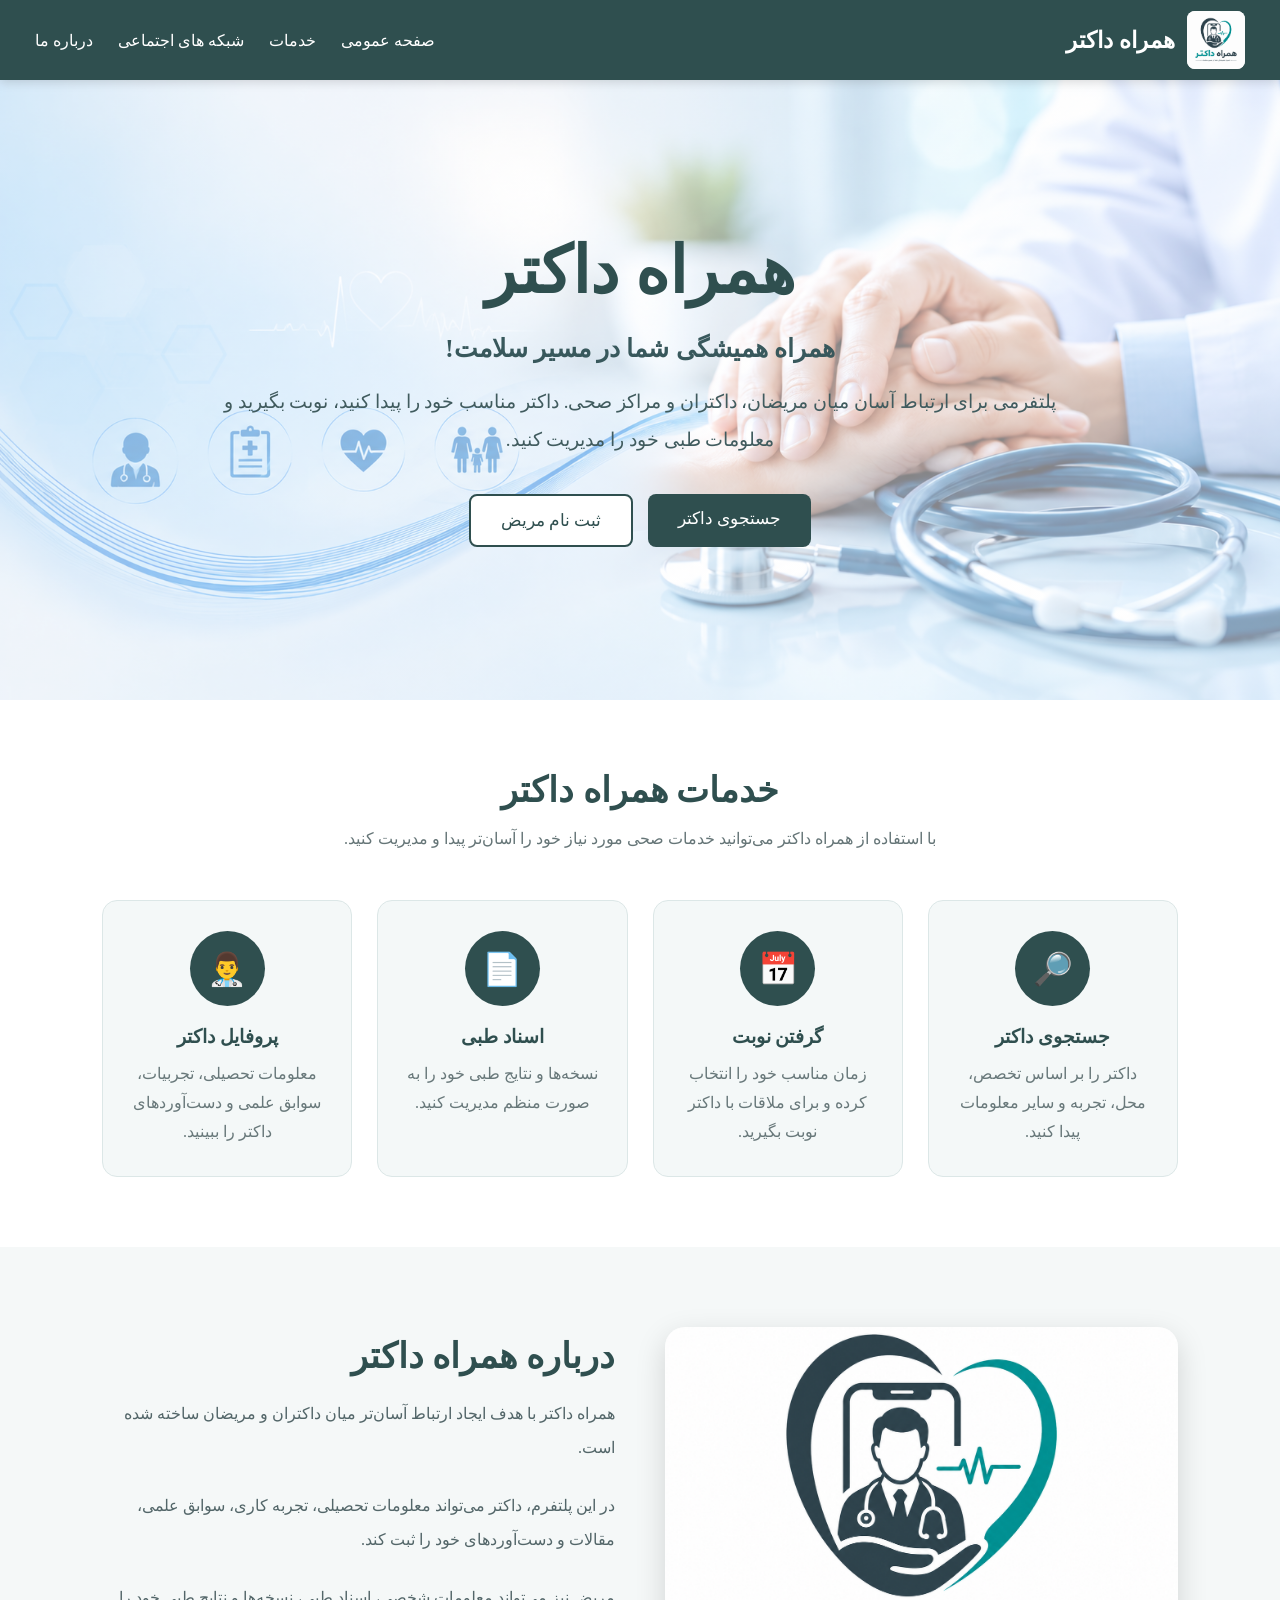
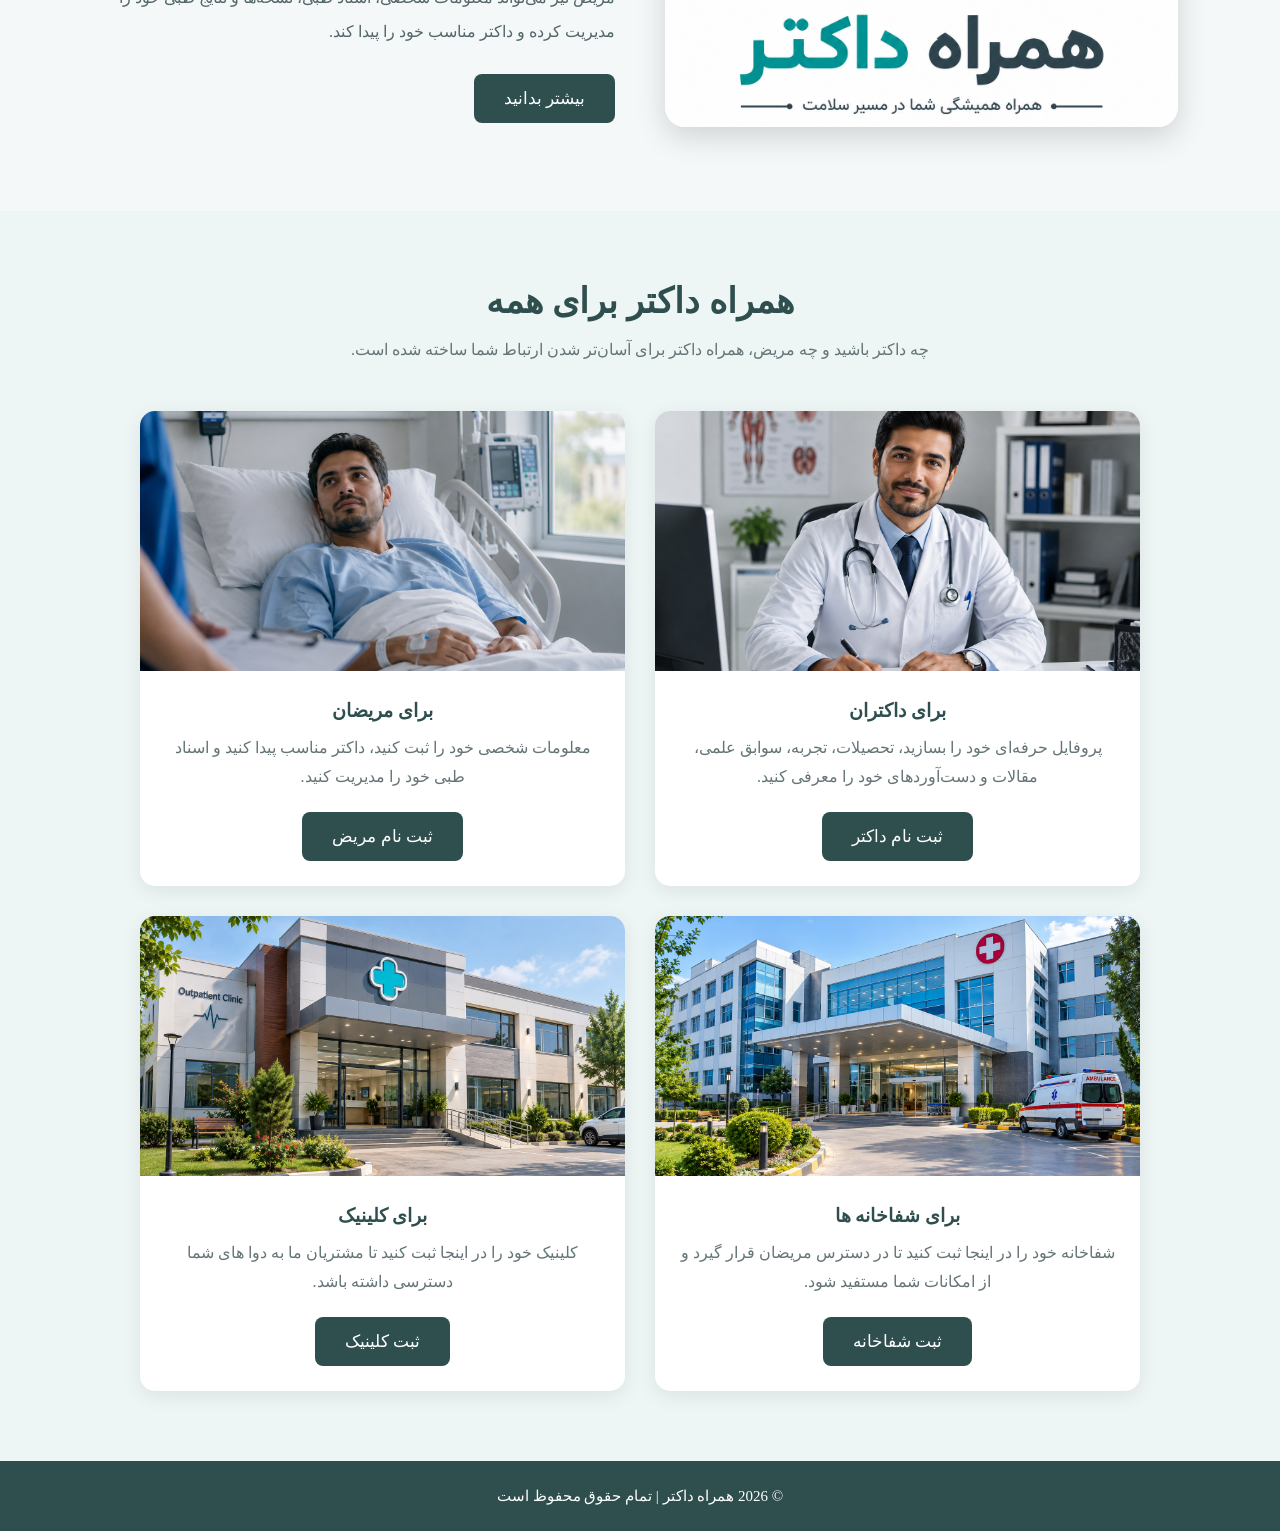
<file: Front_web/index.html>
<!DOCTYPE html>
<html lang="fa" dir="rtl">

<head>
    <meta charset="UTF-8">
    <meta name="viewport" content="width=device-width, initial-scale=1.0">
    <meta name="creator" content="Mustafa Nijati">
    <title>همراه داکتر</title>
    <link rel="stylesheet" href="home_style.css">

<script>
    function toggleMenu() {
        const menu = document.getElementById("nav-menu");
        menu.classList.toggle("active");
    }
</script>
</head>

<body>
    <!--        
    HEADER       
    -->
    <header>
        <div class="logo-area">
            <img
                src="/logo/logo.png"
                alt="لوگوی همراه داکتر"
                class="logo"
            >
            <h2>همراه داکتر</h2>
        </div>

        <button class="menu-btn" onclick="toggleMenu()">
            ☰
        </button>

        <nav id="nav-menu">
                <a href="#">صفحه عمومی</a>
                <a href="#services"> خدمات</a>
                
                <a href="#"> شبکه های اجتماعی</a>
    
                        <!-- <a href="">فیسبوک</a>
                        <a href="">یوتیوب</a>
                        <a href="">واتساب</a>
                 -->
            <a href="#about"> درباره ما</a>
        </nav>

    </header>
    <!--
         MAIN
    -->
    <main>
        <!--
         Hero 
        -->
        <section class="hero">

            <div class="hero-content">
                <h1>
                    همراه داکتر
                </h1>
                <h3 lang="fa">
                    همراه همیشگی شما در مسیر سلامت!
                </h3>
                <p>
                    پلتفرمی برای ارتباط آسان میان مریضان،
                    داکتران و مراکز صحی.
                    داکتر مناسب خود را پیدا کنید،
                    نوبت بگیرید و معلومات طبی خود را مدیریت کنید.
                </p>
                <div class="buttons">
                    <a
                        href="/Front_web/doctor search/doctor_search.html"
                        class="btn btn-primary"
                    >
                        جستجوی داکتر
                    </a>
                    <a
                        href="/Front_web/patient register/patient_register.html"
                        class="btn btn-secondary"
                    >
                        ثبت نام مریض
                    </a>
                </div>
            </div>

        </section>
        <!-- 
        Services 
        -->
        <section class="services" id="services">
            <h2 class="section-title">
                خدمات همراه داکتر
            </h2>

            <p class="section-description">
                با استفاده از همراه داکتر می‌توانید
                خدمات صحی مورد نیاز خود را آسان‌تر پیدا و مدیریت کنید.
            </p>

            <div class="service-container">

                <div class="service-card">
                    <div class="service-icon">
                        🔎
                    </div>
                    <h3>
                        جستجوی داکتر
                    </h3>
                    <p>
                        داکتر را بر اساس تخصص،
                        محل، تجربه و سایر معلومات پیدا کنید.
                    </p>
                </div>

                <div class="service-card">
                    <div class="service-icon">
                        📅
                    </div>
                    <h3>
                        گرفتن نوبت
                    </h3>
                    <p>
                        زمان مناسب خود را انتخاب کرده
                        و برای ملاقات با داکتر نوبت بگیرید.
                    </p>
                </div>

                <div class="service-card">

                    <div class="service-icon">
                        📄
                    </div>
                    <h3>
                        اسناد طبی
                    </h3>
                    <p>
                        نسخه‌ها و نتایج طبی خود را
                        به صورت منظم مدیریت کنید.
                    </p>
                </div>

                <div class="service-card">
                    <div class="service-icon">
                        👨‍⚕️
                    </div>
                    <h3>
                        پروفایل داکتر
                    </h3>
                    <p>
                        معلومات تحصیلی، تجربیات،
                        سوابق علمی و دست‌آوردهای داکتر را ببینید.
                    </p>
                </div>
                <!-- <div class="service-card" id="hospital_profile">
                    <div class="service-icon">
                        👨‍⚕️
                    </div>
                    <h3>
                        پروفایل شفاخانه
                    </h3>
                    <p>
                        شفاخانه مورد نظر خود را در انیجا جستجو کنید.
                    </p>
                    <a href=""><button type="submit">اینجا کلیک کنید.</button></a>
                </div> -->

            </div>

        </section>
        <!-- 
        About 
        -->
        <section
            class="about"
            id="about"
        >
            <div class="about-image">

                <img
                    src="/logo/logo.png"
                    alt="داکتر"
                >

            </div>

            <div class="about-text">

                <h2>
                    درباره همراه داکتر
                </h2>

                <p>
                    همراه داکتر با هدف ایجاد ارتباط آسان‌تر
                    میان داکتران و مریضان ساخته شده است.
                </p>

                <p>
                    در این پلتفرم، داکتر می‌تواند
                    معلومات تحصیلی، تجربه کاری، سوابق علمی،
                    مقالات و دست‌آوردهای خود را ثبت کند.
                </p>

                <p>
                    مریض نیز می‌تواند معلومات شخصی،
                    اسناد طبی، نسخه‌ها و نتایج طبی خود را
                    مدیریت کرده و داکتر مناسب خود را پیدا کند.
                </p>

                <a
                    href="#services"
                    class="btn btn-primary"
                >
                    بیشتر بدانید
                </a>

            </div>

        </section>
        <!-- 
        Doctor / Patient 
        -->
        <section
            class="users"
            id="doctors"
        >

            <h2 class="section-title">
                همراه داکتر برای همه
            </h2>

            <p class="section-description">
                چه داکتر باشید و چه مریض،
                همراه داکتر برای آسان‌تر شدن ارتباط شما ساخته شده است.
            </p>

            <div class="user-container">
                <!-- 
                Doctor 
                -->
                <div class="user-card">

                    <img src="/pictures/doctor.png"
                        alt="داکتر">

                    <div class="user-content">
                        <h3>
                            برای داکتران
                        </h3>
                        <p>
                            پروفایل حرفه‌ای خود را بسازید،
                            تحصیلات، تجربه، سوابق علمی،
                            مقالات و دست‌آوردهای خود را معرفی کنید.
                        </p>
                        <a
                            href="/Front_web/doctor register/doctor_register.html"
                            class="btn btn-primary"
                        >
                            ثبت نام داکتر
                        </a>
                    </div>

                </div>
                <!-- 
                Patient 
                -->
                <div class="user-card">
                    <img
                        src="/pictures/patient.png"
                        alt="مریض"
                    >
                    <div class="user-content">
                        <h3>
                            برای مریضان
                        </h3>
                        <p>
                            معلومات شخصی خود را ثبت کنید،
                            داکتر مناسب پیدا کنید و
                            اسناد طبی خود را مدیریت کنید.
                        </p>
                        <a
                            href="/Front_web/patient register/patient_register.html"
                            class="btn btn-primary"
                        >
                            ثبت نام مریض
                        </a>

                    </div>

                </div>
                <!-- 
                Hospital Register
                -->
                <div class="user-card">
                    <img
                        src="/pictures/hospital.png"
                        alt="مریض">
                    <div class="user-content">
                        <h3> برای شفاخانه ها</h3>
                        <p>
                            شفاخانه خود را در اینجا ثبت کنید تا در دسترس مریضان قرار گیرد و از امکانات شما مستفید شود.
                        </p>
                        <a
                            href="/Front_web/hospital_register/hospital_register.html"
                            class="btn btn-primary">
                            ثبت شفاخانه
                        </a>

                    </div>

                </div>
                <!-- 
                Clinic Register
                -->
                <div class="user-card">
                    <img
                        src="/pictures/clinic.png"
                        alt="مریض"
                    >
                    <div class="user-content">
                        <h3> برای کلینیک</h3>
                        <p>
                            کلینیک خود را در اینجا ثبت کنید تا مشتریان ما به دوا های شما دسترسی داشته باشد.
                        </p>
                        <a
                            href="/Front_web/clinic_register/clinic_register.html"
                            class="btn btn-primary">
                            ثبت کلینیک
                        </a>

                    </div>

                </div>
            </div>

        </section>

    </main>
    <!-- 
        FOOTER
    -->
    <footer>
        <p>
            © 2026 همراه داکتر | تمام حقوق محفوظ است
        </p>
    </footer>

</body>

</html>
</file>
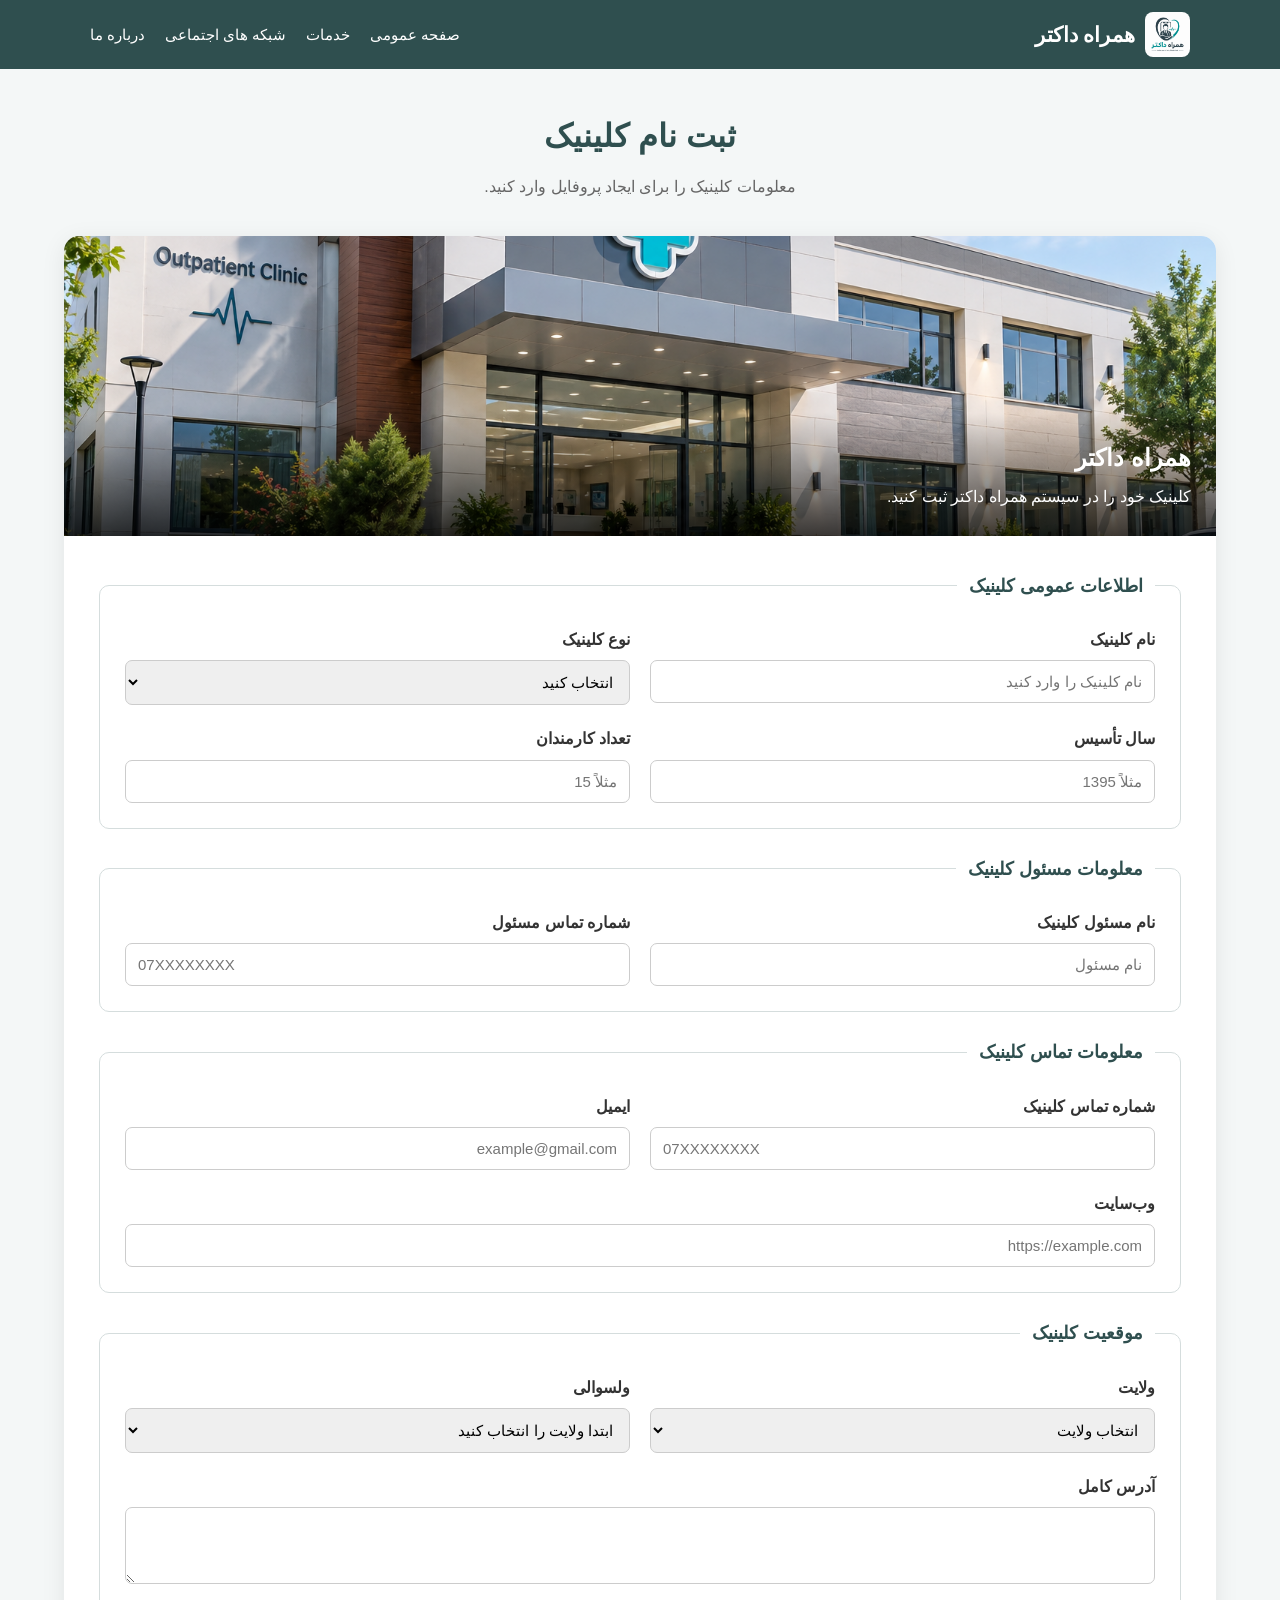
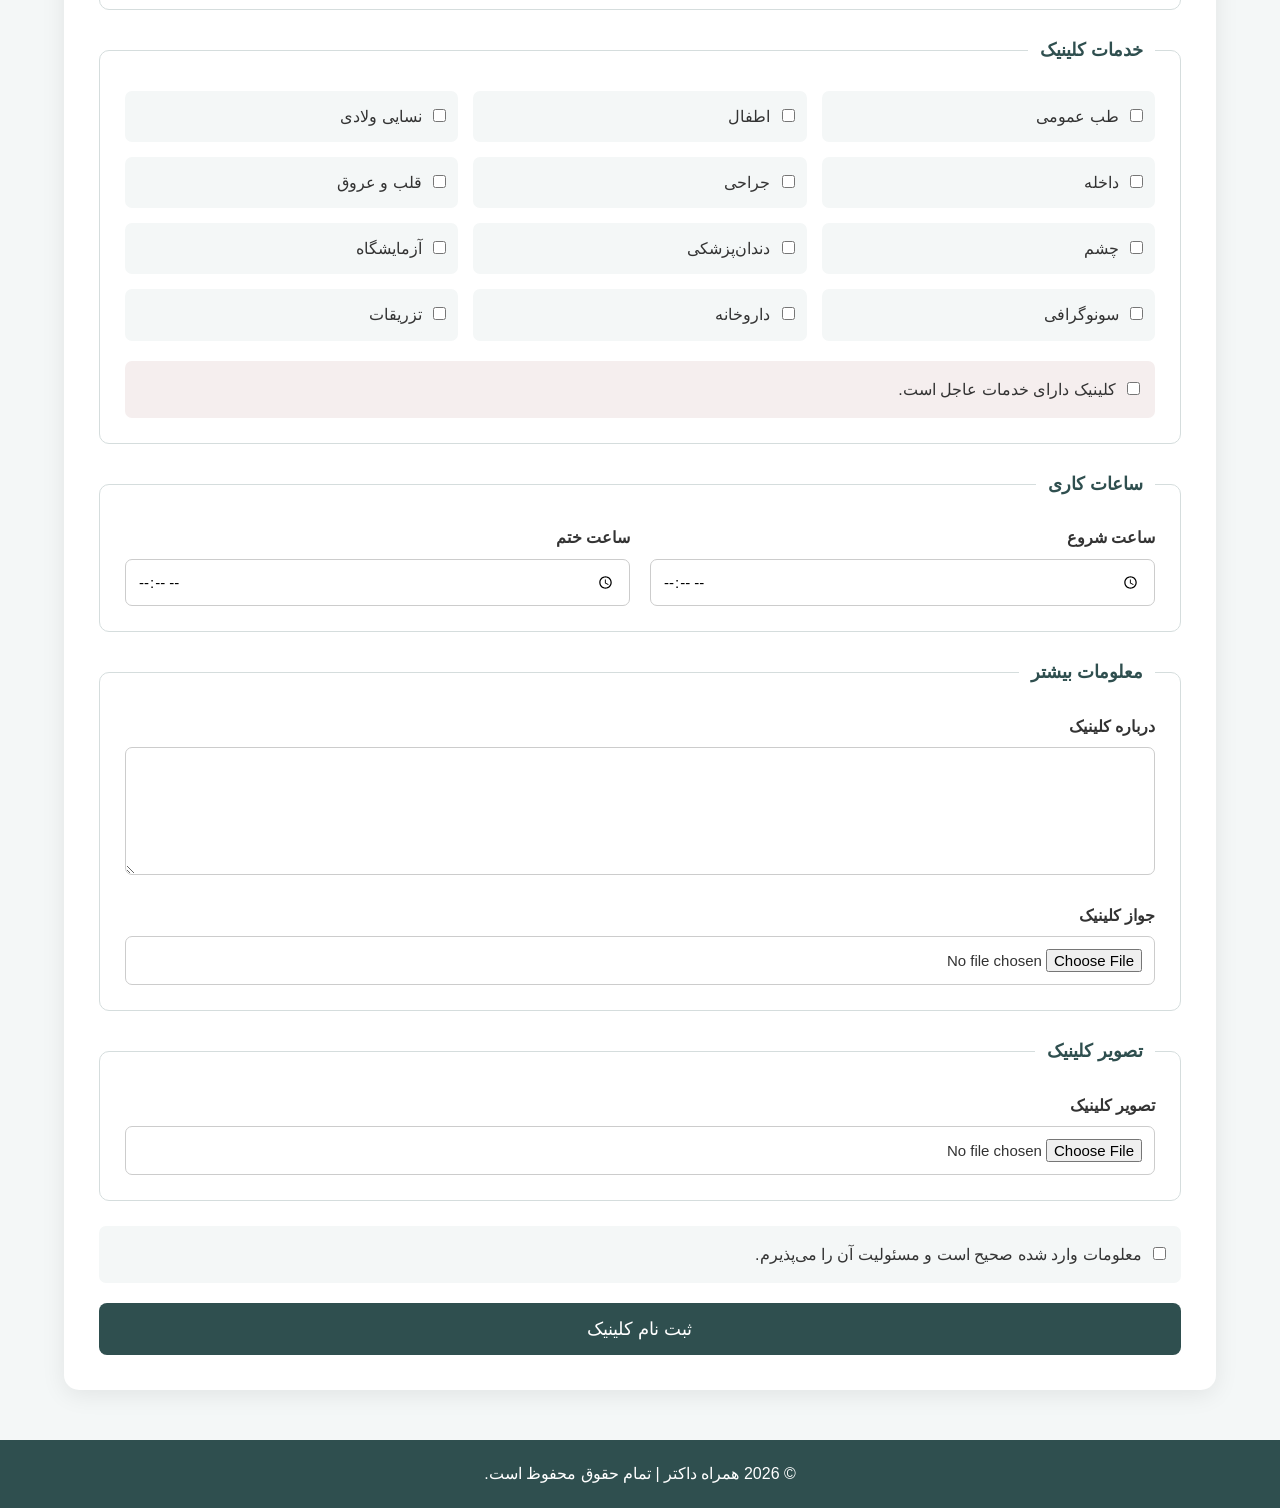
<file: Front_web/clinic_register/clinic_register.html>
<!DOCTYPE html>
<html lang="fa" dir="rtl">

<head>
    <meta charset="UTF-8">
    <meta name="viewport" content="width=device-width, initial-scale=1.0">
    <title>ثبت نام کلینیک | همراه داکتر</title>
    <link rel="stylesheet" href="clinic_register_style.css">
</head>
<body>
    <!--  HEADER  -->
    <header>
        <div class="logo">
            <img src="/logo/logo.png" alt="لوگوی همراه داکتر">
            <h2>همراه داکتر</h2>
        </div>
        <nav>
            <a href="/Front_web/index.html">صفحه عمومی</a>
            <a href="#services"> خدمات</a>
        
            <a href="#"> شبکه های اجتماعی</a>

                    <!-- <a href="">فیسبوک</a>
                    <a href="">یوتیوب</a>
                    <a href="">واتساب</a>
                -->
            <a href="#about"> درباره ما</a>
        </nav>
    </header>
    <!--  MAIN  -->
    <main>
        <div class="page-title">
            <h1>ثبت نام کلینیک</h1>
            <p>
                معلومات کلینیک را برای ایجاد پروفایل وارد کنید.
            </p>
        </div>
        <div class="register-container">
            <!--  IMAGE  -->
            <div class="image-section">
                <img src="/pictures/clinic.png" alt="تصویر کلینیک">
                <div class="image-text">
                    <h2>همراه داکتر</h2>
                    <p>
                        کلینیک خود را در سیستم همراه داکتر ثبت کنید.
                    </p>
                </div>
            </div>
            <!--  FORM  -->
            <div class="form-section">
                <form action="clinic-register.php"
                    method="POST" enctype="multipart/form-data">

                    <!-- اطلاعات عمومی -->
                    <fieldset>
                        <legend>اطلاعات عمومی کلینیک</legend>
                        <div class="form-grid">
                            <div class="form-group">
                                <label for="clinic_name">
                                    نام کلینیک 
                                </label>
                                <input type="text" id="clinic_name" name="clinic_name"
                                    placeholder="نام کلینیک را وارد کنید" required>
                            </div>
                            <div class="form-group">
                                <label for="clinic_type">
                                    نوع کلینیک 
                                </label>
                                <select id="clinic_type" name="clinic_type" required>
                                    <option value="">
                                        انتخاب کنید
                                    </option>
                                    <option value="عمومی">
                                        عمومی
                                    </option>
                                    <option value="تخصصی">
                                        تخصصی
                                    </option>
                                    <option value="خصوصی">
                                        خصوصی
                                    </option>
                                    <option value="دولتی">
                                        دولتی
                                    </option>
                                </select>
                            </div>
                            <div class="form-group">
                                <label for="founded_year">
                                    سال تأسیس
                                </label>
                                <input type="number" id="founded_year" name="founded_year" 
                                    placeholder="مثلاً 1395">
                            </div>
                            <div class="form-group">
                                <label for="staff_count">
                                    تعداد کارمندان
                                </label>
                                <input type="number" id="staff_count"
                                    name="staff_count" placeholder="مثلاً 15">
                            </div>
                        </div>
                    </fieldset>
                    <!-- معلومات مسئول کلینیک -->
                    <fieldset>
                        <legend>معلومات مسئول کلینیک</legend>
                        <div class="form-grid">
                            <div class="form-group">
                                <label for="manager_name">
                                    نام مسئول کلینیک 
                                </label>
                                <input type="text" id="manager_name" 
                                    name="manager_name" placeholder="نام مسئول" required>
                            </div>
                            <div class="form-group">
                                <label for="manager_phone">
                                    شماره تماس مسئول 
                                </label>
                                <input type="tel" id="manager_phone" name="manager_phone"
                                    placeholder="07XXXXXXXX" required>
                            </div>
                        </div>
                    </fieldset>
                    <!-- معلومات تماس -->
                    <fieldset>
                        <legend>معلومات تماس کلینیک</legend>
                        <div class="form-grid">
                            <div class="form-group">
                                <label for="phone">
                                    شماره تماس کلینیک 
                                </label>
                                <input type="tel" id="phone" name="phone"
                                    placeholder="07XXXXXXXX" required>
                            </div>
                            <div class="form-group">
                                <label for="email">
                                    ایمیل
                                </label>
                                <input type="email" id="email"
                                    name="email" placeholder="example@gmail.com">
                            </div>
                            <div class="form-group full">
                                <label for="website">
                                    وب‌سایت
                                </label>
                                <input type="url" id="website"
                                    name="website" placeholder="https://example.com">
                            </div>
                        </div>
                    </fieldset>
                    <!-- موقعیت -->
                    <fieldset>
                        <legend>موقعیت کلینیک</legend>
                        <div class="form-grid">
                            <div class="form-group">
                                <label for="province">
                                    ولایت 
                                </label>
                                <select id="province" name="province_id" required>
                                    <option value=""> انتخاب ولایت </option>
                                    <option value="1">کابل</option>
                                    <option value="2">هرات</option>
                                    <option value="3">بلخ</option>
                                    <option value="4">قندهار</option>
                                    <option value="5">ننگرهار</option>
                                    <option value="6">بدخشان</option>
                                    <option value="7">کندز</option>
                                </select>

                            </div>
                            <div class="form-group">
                                <label for="district">
                                    ولسوالی
                                </label>
                                <select id="district" name="district_id">
                                    <option value="">
                                        ابتدا ولایت را انتخاب کنید
                                    </option>
                                </select>
                            </div>
                            <div class="form-group full">
                                <label for="address">
                                    آدرس کامل 
                                </label>
                                <textarea id="address" name="address" rows="3"
                                    placeholder="آدرس دقیق کلینیک را وارد کنید" required>
                                </textarea>
                            </div>
                        </div>
                    </fieldset>
                    <!-- خدمات کلینیک -->
                    <fieldset>
                        <legend>خدمات کلینیک</legend>
                        <div class="checkbox-grid">
                            <label>
                                <input type="checkbox" name="services[]" value="طب عمومی">
                                طب عمومی
                            </label>
                            <label>
                                <input type="checkbox"  name="services[]" value="اطفال">
                                اطفال
                            </label>
                            <label>
                                <input type="checkbox"  name="services[]" value="نسایی ولادی">
                                نسایی ولادی
                            </label>
                            <label>
                                <input type="checkbox" name="services[]" value="داخله">
                                داخله
                            </label>
                            <label>
                                <input type="checkbox" name="services[]" value="جراحی">
                                جراحی
                            </label>
                            <label>
                                <input  type="checkbox" name="services[]" value="قلب">
                                قلب و عروق
                            </label>
                            <label>
                                <input  type="checkbox" name="services[]" value="چشم">
                                چشم
                            </label>
                            <label>
                                <input type="checkbox" name="services[]" value="دندان">
                                دندان‌پزشکی
                            </label>
                            <label>
                                <input type="checkbox" name="services[]" value="آزمایشگاه">
                                آزمایشگاه
                            </label>
                            <label>
                                <input type="checkbox"  name="services[]" value="سونوگرافی">
                                سونوگرافی
                            </label>
                            <label>
                                <input  type="checkbox" name="services[]" value="داروخانه">
                                داروخانه
                            </label>
                            <label>
                                <input type="checkbox" name="services[]" value="تزریقات">
                                تزریقات
                            </label>
                        </div>
                        <div class="emergency">
                            <label>
                                <input type="checkbox" name="emergency_available"  value="1">
                                کلینیک دارای خدمات عاجل است.
                            </label>
                        </div>
                    </fieldset>
                    <!-- ساعات کاری -->
                    <fieldset>
                        <legend>ساعات کاری</legend>
                        <div class="form-grid">
                            <div class="form-group">
                                <label for="opening_time">
                                    ساعت شروع
                                </label>
                                <input type="time" id="opening_time" name="opening_time">
                            </div>
                            <div class="form-group">
                                <label for="closing_time">
                                    ساعت ختم
                                </label>
                                <input type="time" id="closing_time" name="closing_time">
                            </div>
                        </div>
                    </fieldset>
                    <!-- معلومات بیشتر -->
                    <fieldset>
                        <legend>معلومات بیشتر</legend>
                        <div class="form-group">
                            <label for="description">
                                درباره کلینیک
                            </label>
                            <textarea id="description" name="description" rows="6"
                                placeholder="معلوماتی درباره کلینیک، خدمات و امکانات آن بنویسید">
                            </textarea>
                        </div>
                        <br>
                        <div class="form-group">
                            <label for="clinic_license">
                                جواز کلینیک
                            </label>
                            <input type="file" id="clinic_license" name="clinic_license">
                        </div>
                    </fieldset>
                    <!-- تصویر -->
                    <fieldset>
                        <legend>تصویر کلینیک</legend>
                        <div class="form-group">
                            <label for="clinic_image">
                                تصویر کلینیک
                            </label>
                            <input type="file" id="clinic_image" name="clinic_image"  accept="image/">
                        </div>
                    </fieldset>
                    <!-- قوانین -->
                    <div class="agreement">
                        <label>
                            <input type="checkbox" name="agreement" required>
                            معلومات وارد شده صحیح است و مسئولیت آن را می‌پذیرم.
                        </label>
                    </div>
                    <!-- BUTTON -->
                    <button type="submit" class="submit-btn">
                        ثبت نام کلینیک
                    </button>
                </form>
            </div>
        </div>
    </main>


    <!--  FOOTER  -->

    <footer>

        <p>
            © 2026 همراه داکتر | تمام حقوق محفوظ است.
        </p>

    </footer>


    <!--  JAVASCRIPT  -->

    <script>

        / ولایت → ولسوالی /

        const districts = {

            "1": [
                ["1", "مرکز کابل"],
                ["2", "بگرامی"],
                ["3", "پغمان"],
                ["4", "ده سبز"],
                ["5", "استالف"]
            ],

            "2": [
                ["6", "مرکز هرات"],
                ["7", "انجیل"],
                ["8", "گذره"],
                ["9", "کشک"]
            ],

            "3": [
                ["10", "مزار شریف"],
                ["11", "دهدادی"],
                ["12", "بلخ"]
            ],

            "4": [
                ["13", "مرکز قندهار"],
                ["14", "ارغنداب"],
                ["15", "پنجوایی"]
            ],

            "5": [
                ["16", "جلال آباد"],
                ["17", "سرخ رود"],
                ["18", "بهسود"]
            ]

        };


        const province =
            document.getElementById("province");

        const district =
            document.getElementById("district");


        province.addEventListener("change", function () {

            const provinceId = this.value;

            district.innerHTML =
                '<option value="">انتخاب ولسوالی</option>';


            if (districts[provinceId]) {

                districts[provinceId].forEach(function (item) {

                    const option =
                        document.createElement("option");

                    option.value = item[0];

                    option.textContent = item[1];

                    district.appendChild(option);

                });

            }

        });

    </script>

</body>

</html>
</file>
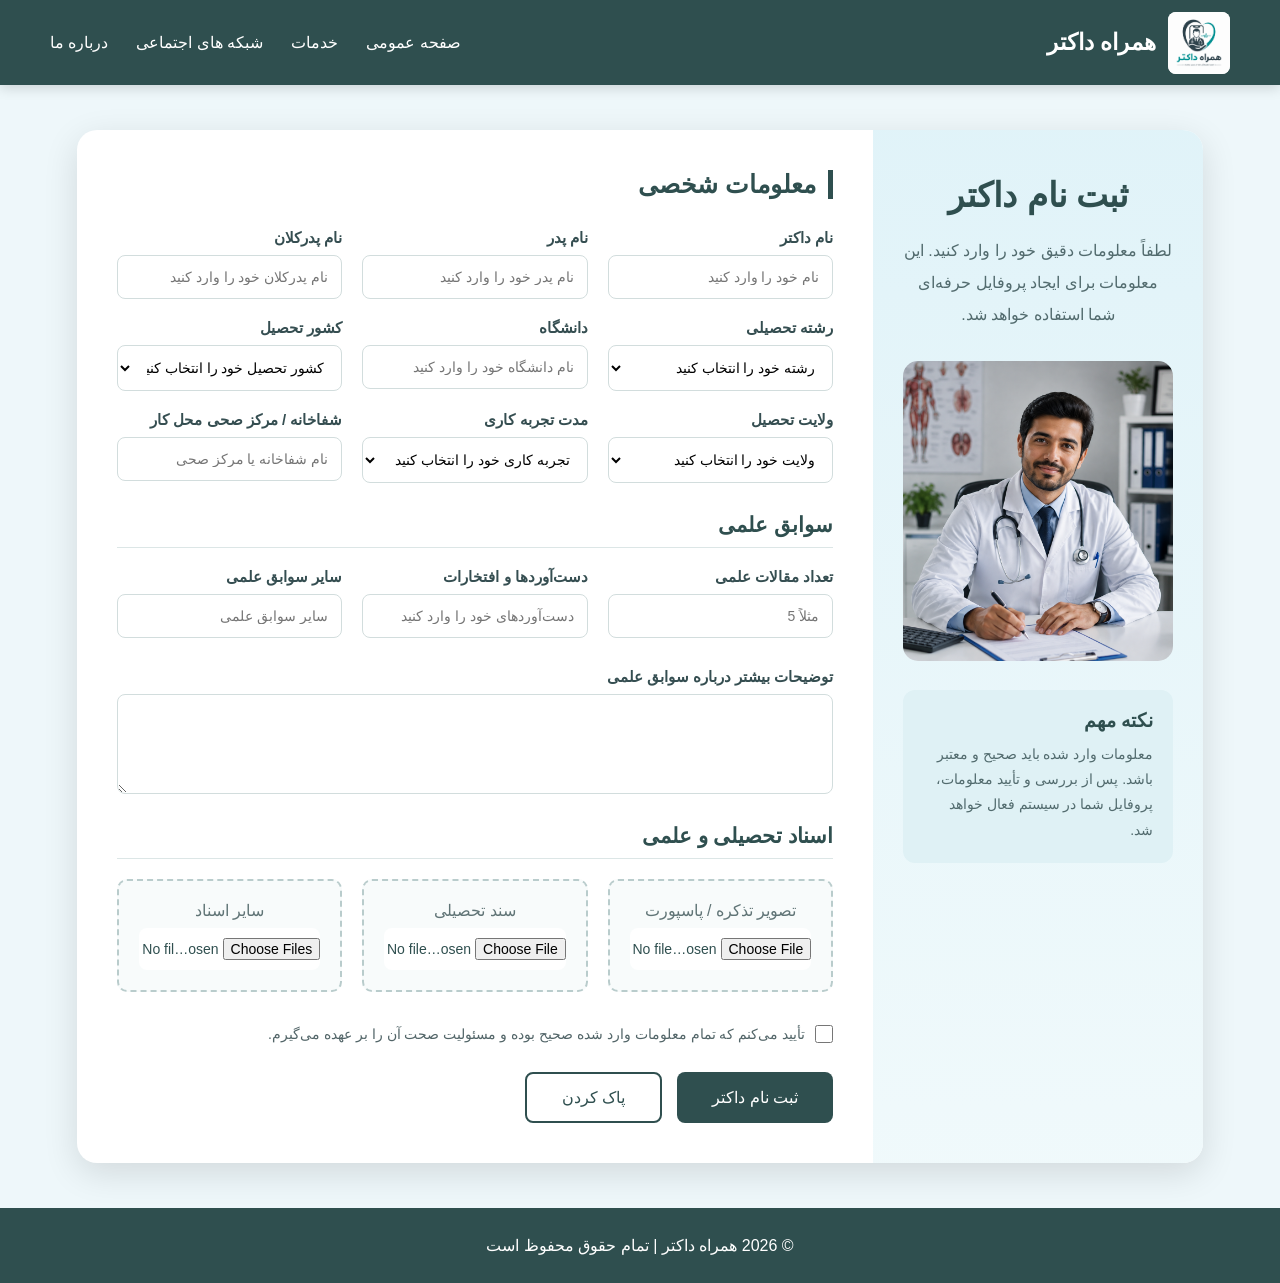
<file: Front_web/doctor register/doctor_register.html>
<!DOCTYPE html>
<html lang="fa" dir="rtl">

<head>
    <meta charset="UTF-8">
    <meta name="viewport" content="width=device-width, initial-scale=1.0">
    <title>ثبت نام داکتر | همراه داکتر</title>
    <link rel="stylesheet" href="doctor_register_style.css">

<script>
    function toggleMenu() {
        const menu = document.getElementById("nav-menu");
        menu.classList.toggle("active");
    }
</script>
</head>

<body>
    <!-- 
         HEADER
     -->
    <header>
        <div class="logo-area">
            <img
                src="/logo/logo.png"
                alt="لوگوی همراه داکتر" class="logo"
            >
            <h2> همراه داکتر</h2>
        </div>
        <button class="menu-btn" onclick="toggleMenu()">
            ☰
        </button>
        <nav id="nav-menu">
            <a href="/Front_web/index.html"> صفحه عمومی</a>

            <a href="#services"> خدمات</a>

            <a href="#"> شبکه های اجتماعی</a>

            <a href="#">درباره ما</a>
        </nav>
    </header>
    <!-- 
         MAIN
    = -->
    <main>
        <div class="form-container">
            <!-- 
                 LEFT SIDE
            = -->
            <div class="side-section">
                <h1>ثبت نام داکتر</h1>
                <p>
                    لطفاً معلومات دقیق خود را وارد کنید.
                    این معلومات برای ایجاد پروفایل حرفه‌ای
                    شما استفاده خواهد شد.
                </p>
                <img
                    src="/pictures/ChatGPT Image Aug 5, 2026, 10_25_46 PM.png"
                    alt="ثبت نام داکتر" class="doctor-image"
                    >
                <div class="important-note">

                    <h3>نکته مهم</h3>
                    <p>
                        معلومات وارد شده باید صحیح و معتبر باشد.
                        پس از بررسی و تأیید معلومات،
                        پروفایل شما در سیستم فعال خواهد شد.
                    </p>
                </div>
            </div>
            <!-- 
                 FORM
            = -->
            <div class="form-section">

                <form action="#" method="post" enctype="multipart/form-data">
                    <!-- Personal Information -->
                    <h2 class="form-title">معلومات شخصی </h2>

                    <div class="form-grid">
                        <div class="form-group">
                            <label> نام داکتر</label>

                            <input type="text" name="doctor_name" placeholder="نام خود را وارد کنید" required>
                        </div>
                        <div class="form-group">
                            <label>
                                نام پدر
                            </label>
                            <input type="text" name="father_name" placeholder="نام پدر خود را وارد کنید" required>
                        </div>
                        <div class="form-group">
                            <label>
                                نام پدرکلان
                            </label>
                            <input type="text" name="grandfather_name" placeholder="نام پدرکلان خود را وارد کنید">
                        </div>
                        <div class="form-group">

                            <label>
                                رشته تحصیلی
                            </label>

                            <select name="specialty" required>

                                <option value="">
                                    رشته خود را انتخاب کنید
                                </option>

                                <option>
                                    طب عمومی
                                </option>

                                <option>
                                    داخله
                                </option>

                                <option>
                                    جراحی
                                </option>

                                <option>
                                    قلب
                                </option>
                                <option>
                                    اطفال
                                </option>
                                <option>
                                    نسایی ولادی
                                </option>

                                <option>
                                    چشم
                                </option>

                                <option>
                                    گوش و گلو
                                </option>

                                <option>
                                    جلدی
                                </option>

                            </select>

                        </div>


                        <div class="form-group">

                            <label>
                                دانشگاه
                            </label>

                            <input type="text" name="university" placeholder="نام دانشگاه خود را وارد کنید" required>
                        </div>
                        <div class="form-group">
                            <label>
                                کشور تحصیل
                            </label>
                            <select name="study_country" required>
                                <option value="">
                                    کشور تحصیل خود را انتخاب کنید
                                </option>
                                <option>
                                    افغانستان
                                </option>
                                <option>
                                    ایران
                                </option>
                                <option>
                                    پاکستان
                                </option>
                                <option>
                                    هند
                                </option>
                                <option>
                                    ترکیه
                                </option>
                                <option>
                                    سایر
                                </option>
                            </select>

                        </div>
                        <div class="form-group">

                            <label>
                                ولایت تحصیل
                            </label>

                            <select name="study_province" required>
                                <option value="">
                                    ولایت خود را انتخاب کنید
                                </option>

                                <option>
                                    کابل
                                </option>

                                <option>
                                    هرات
                                </option>

                                <option>
                                    بلخ
                                </option>

                                <option>
                                    قندهار
                                </option>

                                <option>
                                    ننگرهار
                                </option>

                                <option>
                                    سایر
                                </option>

                            </select>

                        </div>


                        <div class="form-group">

                            <label>
                                مدت تجربه کاری
                            </label>

                            <select name="experience" required>
                                <option value="">
                                    تجربه کاری خود را انتخاب کنید
                                </option>
                                <option>
                                    کمتر از 1 سال
                                </option>
                                <option>
                                    1 تا 3 سال
                                </option>
                                <option>
                                    3 تا 5 سال
                                </option>
                                <option>
                                    5 تا 10 سال
                                </option>
                                <option>
                                    بیشتر از 10 سال
                                </option>
                            </select>
                        </div>
                        <div class="form-group">
                            <label>
                                شفاخانه / مرکز صحی محل کار
                            </label>
                            <input type="text" name="hospital" placeholder="نام شفاخانه یا مرکز صحی">
                        </div>
                    </div>

                    <!-- Academic Information -->
                    <h2 class="form-section-title">
                        سوابق علمی
                    </h2>
                    <div class="form-grid">
                        <div class="form-group">
                            <label>
                                تعداد مقالات علمی
                            </label>
                            <input type="number" name="articles" min="0" placeholder="مثلاً 5">
                        </div>
                        <div class="form-group">
                            <label>
                                دست‌آوردها و افتخارات
                            </label>
                            <input type="text" name="achievements" placeholder="دست‌آوردهای خود را وارد کنید">
                        </div>
                        <div class="form-group">
                            <label>
                                سایر سوابق علمی
                            </label>
                            <input type="text" name="academic_records" placeholder="سایر سوابق علمی">
                        </div>
                    </div>
                    <!-- Description -->
                    <div class="form-group">
                        <label>
                            توضیحات بیشتر درباره سوابق علمی
                        </label>
                        <textarea
                            name="academic_description" placeholder="مقالات، تحقیقات، کنفرانس‌ها و سایر سوابق علمی خود را بنویسید...">
                        </textarea>

                    </div>
                    <!-- Documents -->
                    <h2 class="form-section-title">
                        اسناد تحصیلی و علمی
                    </h2>
                    <div class="form-grid">
                        <div class="upload-box">
                            <span class="upload-text">
                                تصویر تذکره / پاسپورت
                            </span>
                            <input type="file" name="identity_document" accept=".jpg,.jpeg,.png,.pdf">
                        </div>
                        <div class="upload-box">
                            <span class="upload-text">
                                سند تحصیلی
                            </span>
                            <input type="file" name="education_document" accept=".jpg,.jpeg,.png,.pdf">
                        </div>
                        <div class="upload-box">
                            <span class="upload-text">
                                سایر اسناد
                            </span>
                            <input type="file" name="other_documents" accept=".jpg,.jpeg,.png,.pdf" multiple>
                        </div>
                    </div>
                    <!-- Agreement -->
                    <div class="agreement">
                        <input type="checkbox" id="agreement" required>
                        <label for="agreement">
                            تأیید می‌کنم که تمام معلومات وارد شده
                            صحیح بوده و مسئولیت صحت آن را بر عهده
                            می‌گیرم.
                        </label>
                    </div>

                    <!-- Buttons -->
                    <div class="buttons">
                        <button type="submit" class="submit-btn">
                            ثبت نام داکتر
                        </button>

                        <button type="reset" class="reset-btn">
                            پاک کردن
                        </button>
                    </div>
                </form>
            </div>
        </div>
    </main>
    <!-- 
         FOOTER
    = -->
    <footer>
        <p>
            © 2026 همراه داکتر | تمام حقوق محفوظ است
        </p>
    </footer>
</body>
</html>
</file>
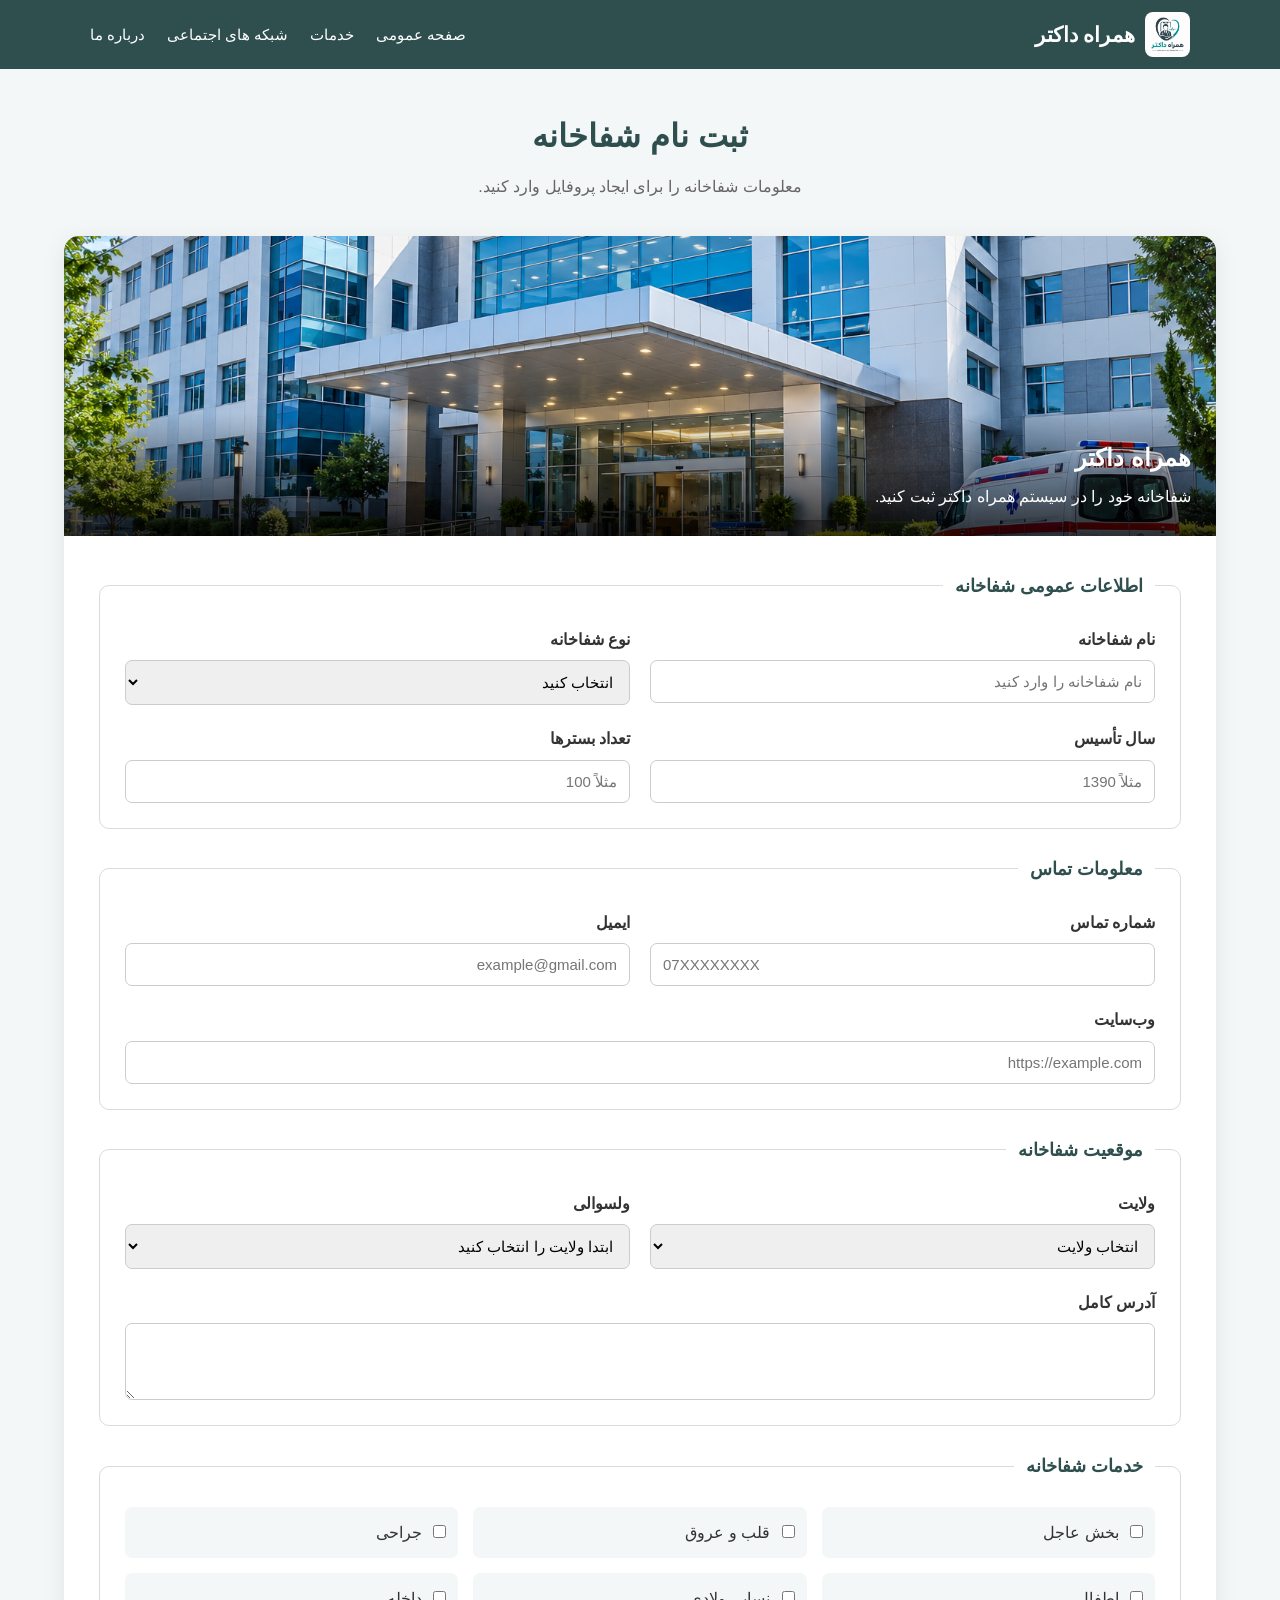
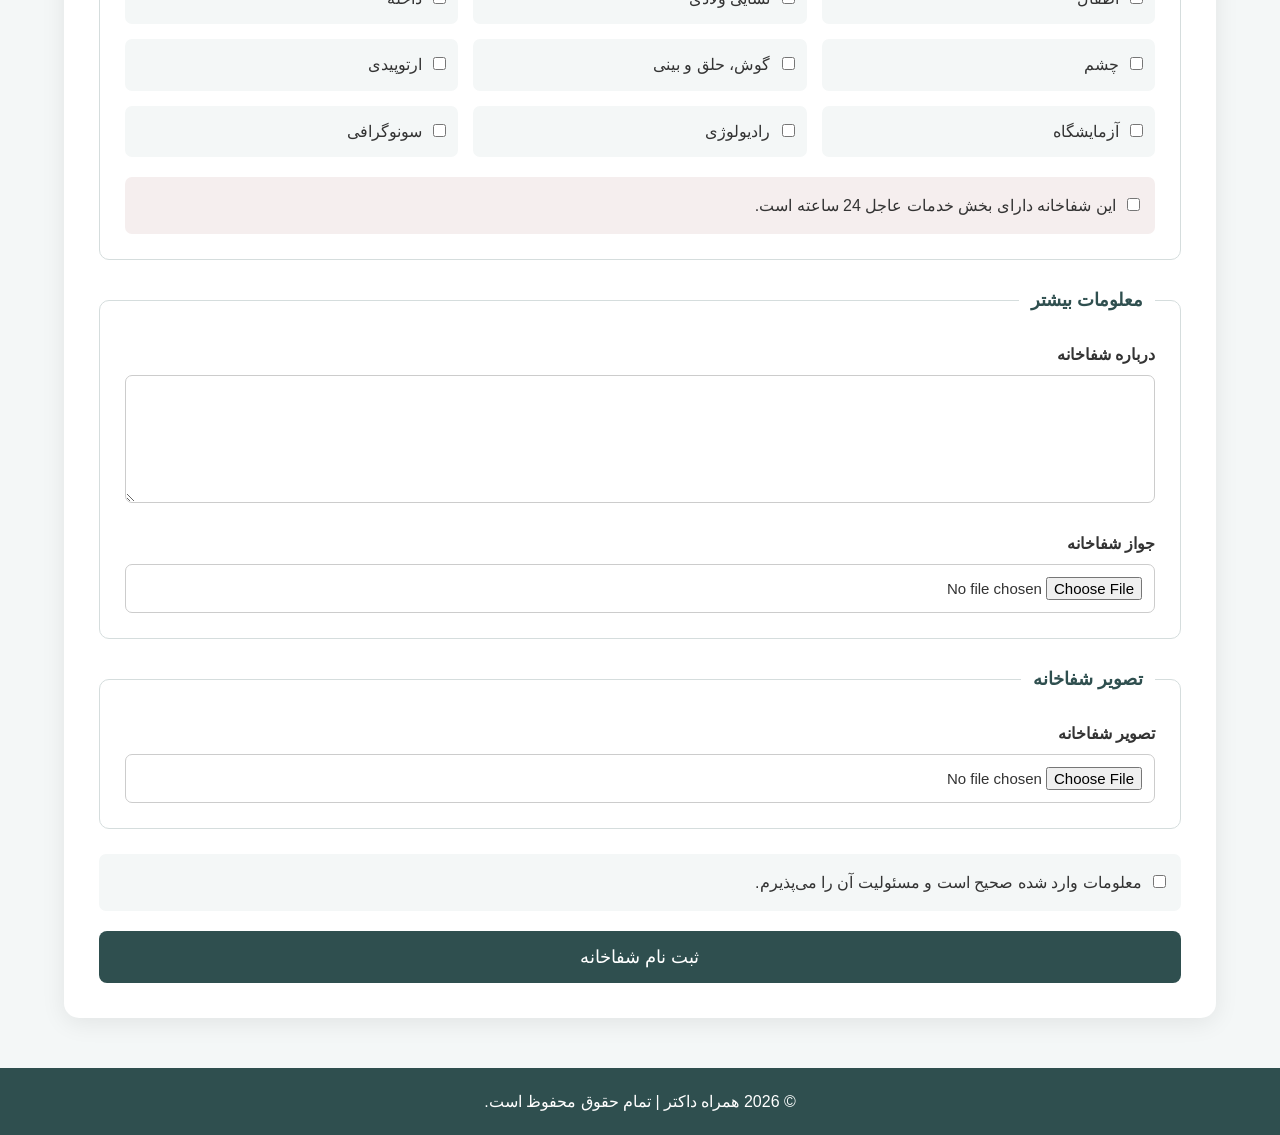
<file: Front_web/hospital_register/hospital_register.html>
<!DOCTYPE html>
<html lang="fa" dir="rtl">

<head>
    <meta charset="UTF-8">
    <meta name="viewport" content="width=device-width, initial-scale=1.0">
    <title>ثبت نام شفاخانه | همراه داکتر</title>
    <link rel="stylesheet" href="hospital_register_style.css">
</head>

<body>
    <!--  HEADER  -->
    <header>
        <div class="logo">
            <img src="/logo/logo.png" alt="لوگوی همراه داکتر">
            <h2>همراه داکتر</h2>
        </div>

        <nav>
            <a href="/Front_web/index.html">صفحه عمومی</a>
            <a href="#services"> خدمات</a>
            
            <a href="#"> شبکه های اجتماعی</a>
    
                        <!-- <a href="">فیسبوک</a>
                        <a href="">یوتیوب</a>
                        <a href="">واتساب</a>
                 -->
            <a href="#about"> درباره ما</a>
        </nav>

    </header>


    <!--  MAIN  -->

    <main>

        <div class="page-title">

            <h1>ثبت نام شفاخانه</h1>

            <p>
                معلومات شفاخانه را برای ایجاد پروفایل وارد کنید.
            </p>

        </div>

        <div class="register-container">
            <!--  IMAGE  -->
            <div class="image-section">
                <img
                    src="/pictures/hospital.png"
                    alt="تصویر شفاخانه">
                <div class="image-text">
                    <h2>همراه داکتر</h2>
                    <p>
                        شفاخانه خود را در سیستم همراه داکتر ثبت کنید.
                    </p>
                </div>
            </div>
            <!--  FORM  -->
            <div class="form-section">
                <form action="hospital-register.php" method="POST" enctype="multipart/form-data">
                    <!-- اطلاعات عمومی شفاخانه -->
                    <fieldset>
                        <legend>اطلاعات عمومی شفاخانه</legend>
                        <div class="form-grid">
                            <div class="form-group">
                                <label for="hospital_name">
                                    نام شفاخانه
                                </label>
                                <input
                                    type="text" id="hospital_name"
                                    name="hospital_name"
                                    placeholder="نام شفاخانه را وارد کنید" required>
                            </div>
                            <div class="form-group">
                                <label for="hospital_type">
                                    نوع شفاخانه
                                </label>
                                <select id="hospital_type" name="hospital_type" required>
                                    <option value="">
                                        انتخاب کنید
                                    </option>
                                    <option value="دولتی">
                                        دولتی
                                    </option>
                                    <option value="خصوصی">
                                        خصوصی
                                    </option>
                                    <option value="تخصصی">
                                        تخصصی
                                    </option>
                                    <option value="آموزشی">
                                        آموزشی
                                    </option>
                                </select>
                            </div>
                            <div class="form-group">
                                <label for="founded_year">
                                    سال تأسیس
                                </label>
                                <input type="number" id="founded_year"
                                    name="founded_year" placeholder="مثلاً 1390">
                            </div>
                            <div class="form-group">

                                <label for="beds">
                                    تعداد بسترها
                                </label>
                                <input type="number" id="beds" name="beds" placeholder="مثلاً 100">
                            </div>
                        </div>
                    </fieldset>
                    <!-- معلومات تماس -->
                    <fieldset>
                        <legend>معلومات تماس</legend>
                        <div class="form-grid">
                            <div class="form-group">
                                <label for="phone">
                                    شماره تماس
                                </label>
                                <input type="tel" id="phone" name="phone" placeholder="07XXXXXXXX" required>
                            </div>
                            <div class="form-group">
                                <label for="email">
                                    ایمیل
                                </label>
                                <input type="email" id="email"
                                    name="email" placeholder="example@gmail.com">

                            </div>
                            <div class="form-group full">
                                <label for="website">
                                    وب‌سایت
                                </label>
                                <input type="url" id="website"
                                    name="website" placeholder="https://example.com">
                            </div>
                        </div>
                    </fieldset>
                    <!-- موقعیت -->
                    <fieldset>
                        <legend>موقعیت شفاخانه</legend>
                        <div class="form-grid">
                            <div class="form-group">
                                <label for="province">
                                    ولایت
                                </label>
                                <select id="province" name="province_id" required>
                                    <option value="">
                                        انتخاب ولایت
                                    </option>
                                    <option value="1">
                                        کابل
                                    </option>
                                    <option value="2">
                                        هرات
                                    </option>
                                    <option value="3">
                                        بلخ
                                    </option>
                                    <option value="4">
                                        قندهار
                                    </option>
                                    <option value="5">
                                        ننگرهار
                                    </option>
                                    <option value="6">
                                        بدخشان
                                    </option>
                                    <option value="7">
                                        کندز
                                    </option>
                                </select>
                            </div>
                            <div class="form-group">
                                <label for="district">
                                    ولسوالی
                                </label>
                                <select id="district" name="district_id">
                                    <option value="">
                                        ابتدا ولایت را انتخاب کنید
                                    </option>
                                </select>
                            </div>
                            <div class="form-group full">
                                <label for="address">
                                    آدرس کامل
                                </label>
                                <textarea id="address" name="address" rows="3"
                                    placeholder="آدرس دقیق شفاخانه را وارد کنید" required>
                                </textarea>
                            </div>
                        </div>
                    </fieldset>
                    <!-- خدمات -->
                    <fieldset>
                        <legend>خدمات شفاخانه</legend>
                        <div class="checkbox-grid">
                            <label>
                                <input type="checkbox" name="services[]" value="1">
                                بخش عاجل
                            </label>
                            <label>
                                <input type="checkbox" name="services[]" value="2">
                                قلب و عروق
                            </label>
                            <label>
                                <input type="checkbox" name="services[]" value="3">
                                جراحی
                            </label>
                            <label>
                                <input type="checkbox" name="services[]" value="4">
                                اطفال
                            </label>
                            <label>
                                <input type="checkbox" name="services[]" value="5">
                                نسایی ولادی
                            </label>
                            <label>
                                <input type="checkbox" name="services[]" value="6">
                                داخله
                            </label>
                            <label>
                                <input type="checkbox" name="services[]" value="7">
                                چشم
                            </label>
                            <label>
                                <input type="checkbox" name="services[]" value="8">
                                گوش، حلق و بینی
                            </label>
                            <label>
                                <input type="checkbox" name="services[]" value="9">
                                ارتوپیدی
                            </label>
                            <label>
                                <input type="checkbox" name="services[]" value="10">
                                آزمایشگاه
                            </label>
                            <label>
                                <input type="checkbox"  name="services[]" value="11">
                                رادیولوژی
                            </label>
                            <label>
                                <input type="checkbox" name="services[]" value="12">
                                سونوگرافی
                            </label>
                        </div>
                        <div class="emergency">
                            <label>
                                <input type="checkbox" name="emergency_available" value="1">
                                این شفاخانه دارای بخش خدمات عاجل 24 ساعته است.
                            </label>
                        </div>
                    </fieldset>
                    <!-- معلومات بیشتر -->
                    <fieldset>
                        <legend>معلومات بیشتر</legend>
                        <div class="form-group">
                            <label for="description">
                                درباره شفاخانه
                            </label>
                            <textarea id="description" name="description" rows="6"
                                placeholder="معلوماتی درباره شفاخانه، خدمات و امکانات آن بنویسید">
                            </textarea>
                        </div>
                        <br>
                        <div class="form-group">
                            <label for="hospital_license">
                                جواز شفاخانه
                            </label>
                            <input type="file" id="hospital_license" 
                                name="hospital_license">
                        </div>
                    </fieldset>
                    <!-- تصویر شفاخانه -->
                    <fieldset>
                        <legend>تصویر شفاخانه</legend>
                        <div class="form-group">
                            <label for="hospital_image">
                                تصویر شفاخانه
                            </label>
                            <input type="file" id="hospital_image" 
                                name="hospital_image" accept="image">
                        </div>
                    </fieldset>
                    <!-- قوانین -->
                    <div class="agreement">
                        <label>
                            <input type="checkbox" name="agreement" required>
                            معلومات وارد شده صحیح است و مسئولیت آن را می‌پذیرم.
                        </label>
                    </div>
                    <!-- BUTTON -->
                    <button type="submit" class="submit-btn">
                        ثبت نام شفاخانه
                    </button>
                </form>
            </div>
        </div>
    </main>
    <!--  FOOTER  -->
    <footer>
        <p>
            © 2026 همراه داکتر | تمام حقوق محفوظ است.
        </p>
    </footer>
    <!--  JAVASCRIPT  -->

    <script>

       /* ولایت → ولسوالی
        */
        const districts = {

            "1": [
                ["1", "مرکز کابل"],
                ["2", "بگرامی"],
                ["3", "پغمان"],
                ["4", "ده سبز"],
                ["5", "استالف"]
            ],

            "2": [
                ["6", "مرکز هرات"],
                ["7", "انجیل"],
                ["8", "گذره"],
                ["9", "کشک"]
            ],

            "3": [
                ["10", "مزار شریف"],
                ["11", "دهدادی"],
                ["12", "بلخ"]
            ],

            "4": [
                ["13", "مرکز قندهار"],
                ["14", "ارغنداب"],
                ["15", "پنجوایی"]
            ],

            "5": [
                ["16", "جلال آباد"],
                ["17", "سرخ رود"],
                ["18", "بهسود"]
            ]

        };


        const province =
            document.getElementById("province");

        const district =
            document.getElementById("district");


        province.addEventListener("change", function () {

            const provinceId = this.value;


            district.innerHTML =
                '<option value="">انتخاب ولسوالی</option>';


            if (districts[provinceId]) {

                districts[provinceId].forEach(function (item) {

                    const option =
                        document.createElement("option");

                    option.value = item[0];

                    option.textContent = item[1];

                    district.appendChild(option);

                });

            }

        });

    </script>

</body>

</html>
</file>
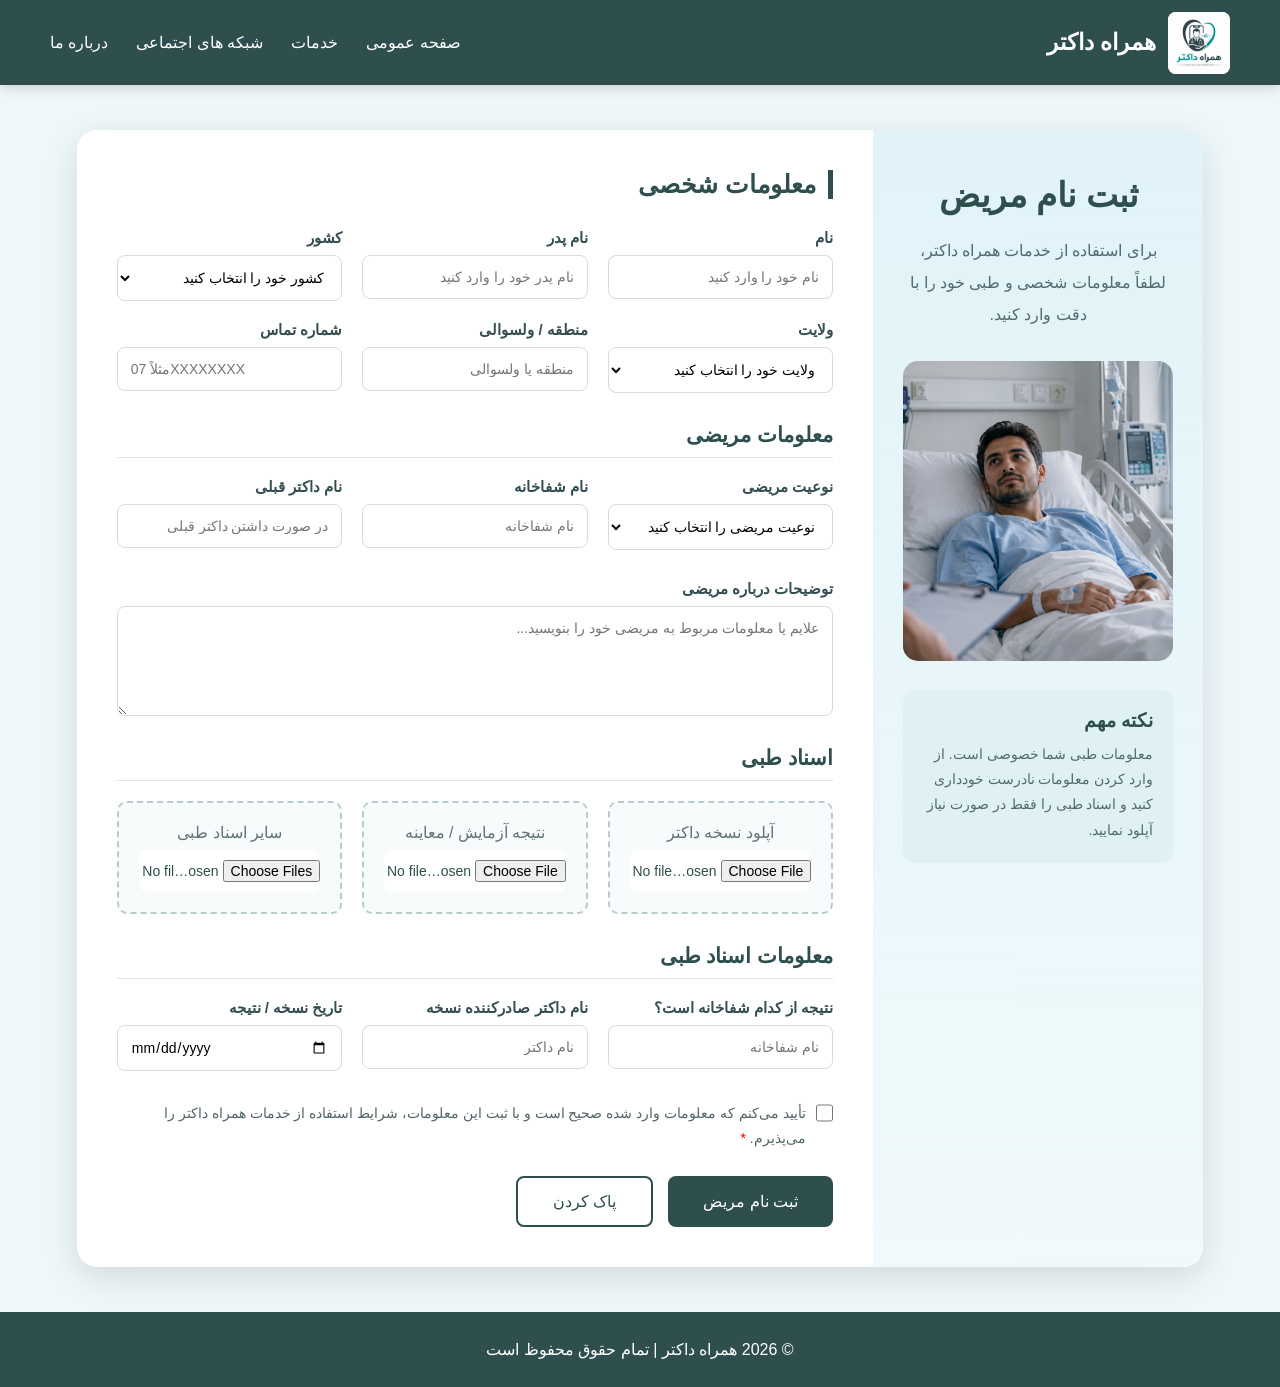
<file: Front_web/patient register/patient_register.html>
<!DOCTYPE html>
<html lang="fa" dir="rtl">

<head>
    <meta charset="UTF-8">
    <meta name="viewport" content="width=device-width, initial-scale=1.0">
    <title>ثبت نام مریض | همراه داکتر</title>
    <link rel="stylesheet" href="patiant_register_style.css">


    <script>
    function toggleMenu() {
        const menu = document.getElementById("nav-menu");
        menu.classList.toggle("active");
    }
</script>
</head>

<body>
    <!-- 
         HEADER
    -->
    <header>

        <div class="logo-area">
            <img
                src="/logo/logo.png"
                alt="لوگوی همراه داکتر"
                class="logo"
            >
            <h2>
                همراه داکتر
            </h2>
        </div>
        <button class="menu-btn" onclick="toggleMenu()">
            ☰
        </button>
        <nav id="nav-menu">
            <a href="/Front_web/index.html">
                صفحه عمومی
            </a>
            <a href="#services">
                خدمات
            </a>
            <a href="#">
                شبکه های اجتماعی
            </a>
            <a href="#">
                درباره ما
            </a>
        </nav>

    </header>
    <!-- 
         MAIN
    -->
    <main>
        <div class="form-container">
            <!-- 
                SIDE
            -->
            <div class="side-section">
                <h1>
                    ثبت نام مریض
                </h1>
                <p>
                    برای استفاده از خدمات همراه داکتر،
                    لطفاً معلومات شخصی و طبی خود را
                    با دقت وارد کنید.
                </p>
                <img
                    src="/pictures/ChatGPT Image Aug 5, 2026, 10_23_01 PM.png"
                    alt="مریض" class="patient-image">
                <div class="important-note">
                    <h3>
                        نکته مهم
                    </h3>
                    <p>
                        معلومات طبی شما خصوصی است.
                        از وارد کردن معلومات نادرست خودداری کنید
                        و اسناد طبی را فقط در صورت نیاز آپلود نمایید.
                    </p>
                </div>

            </div>
            <!-- 
                 FORM
            -->
            <div class="form-section">

                <form action="#" method="post" enctype="multipart/form-data">
                <!-- 
                Personal Information 
                -->
                    <h2 class="form-title"> معلومات شخصی</h2>

                    <div class="form-grid">
                        <div class="form-group">
                            <label> نام</label>
                            <input type="text" name="patient_name" placeholder="نام خود را وارد کنید" required>
                        </div>

                        <div class="form-group">
                            <label> نام پدر</label>
                            <input type="text" name="father_name" placeholder="نام پدر خود را وارد کنید" required>
                        </div>

                        <div class="form-group">
                            <label> کشور </label>
                            <select name="country" required>
                                <option value=""> کشور خود را انتخاب کنید</option>
                                <option> افغانستان </option>
                                <option> ایران</option>
                                <option>پاکستان  </option>
                                <option>هند </option>
                                <option>ترکیه </option>
                                <option>سایر</option>
                            </select>
                        </div>
                        <div class="form-group">
                            <label> ولایت</label>
                            <select name="province" required>
                                <option value="">
                                    ولایت خود را انتخاب کنید
                                </option>
                                <option>
                                    کابل
                                </option>
                                <option>
                                    هرات
                                </option>
                                <option>
                                    بلخ
                                </option>
                                <option>
                                    قندهار
                                </option>
                                <option>
                                    ننگرهار
                                </option>
                                <option>
                                    غور
                                </option>
                                <option>
                                    غزنی
                                </option>
                                <option>
                                    بامیان
                                </option>
                                <option>
                                    دایکندی
                                </option>
                                <option>
                                    میدان وردگ
                                </option>
                                <option>
                                    سمنگان
                                </option>
                                <option>
                                    سرپل
                                </option>
                                <option>
                                    جوزجان
                                </option>
                                <option>
                                    پروان
                                </option>
                                <option>
                                    پنجشیر
                                </option>
                                <option>
                                    کاپیسا
                                </option>
                                <option>
                                    کندز
                                </option>
                                <option>
                                    ننگرهار
                                </option>
                                <option>
                                    لوگر
                                </option>
                                <option>
                                    نورستان
                                </option>
                                <option>
                                    نیمروز
                                </option>
                                <option>
                                    هلمند
                                </option>
                                <option>
                                    اوروزگان
                                </option>
                                <option>
                                    بدخشان
                                </option>
                                <option>
                                    بغلان
                                </option>
                                <option>
                                    بادغیس
                                </option>
                                <option>
                                    فراه
                                </option>
                                <option>
                                    زابل
                                </option>
                                <option>
                                    پکتیا
                                </option>
                                <option>
                                    پکتیکا
                                </option>
                                <option>
                                    خوست
                                </option>
                                <option>
                                    لغمان
                                </option>
                                <option>
                                    تخار
                                </option>
                                <option>
                                    فاریاب
                                </option>
                            </select>

                        </div>

                        <div class="form-group">
                            <label>
                                منطقه / ولسوالی
                            </label>
                            <input
                                type="text"
                                name="district"
                                placeholder="منطقه یا ولسوالی"
                                required
                            >
                        </div>
                        <div class="form-group">
                            <label>
                                شماره تماس
                            </label>
                            <input
                                type="tel"
                                name="phone"
                                placeholder="مثلاً 07XXXXXXXX"
                                required
                            >
                        </div>

                    </div>
                    <!-- Medical Information -->
                    <h2 class="form-section-title">
                        معلومات مریضی
                    </h2>

                    <div class="form-grid">

                        <div class="form-group">

                            <label>
                                نوعیت مریضی
                            </label>

                            <select
                                name="illness_type"
                                required
                            >
                                <option value="">
                                    نوعیت مریضی را انتخاب کنید
                                </option>
                                <option>
                                    قلبی
                                </option>
                                <option>
                                    تنفسی
                                </option>
                                <option>
                                    گوارشی
                                </option>
                                <option>
                                    عصبی
                                </option>
                                <option>
                                    استخوانی
                                </option>
                                <option>
                                    پوستی
                                </option>
                                <option>
                                    چشم
                                </option>
                                <option>
                                    گوش و گلو
                                </option>
                                <option>
                                    سایر
                                </option>
                            </select>

                        </div>

                        <div class="form-group">

                            <label>
                                نام شفاخانه
                            </label>

                            <input
                                type="text"
                                name="hospital"
                                placeholder="نام شفاخانه"
                            >

                        </div>

                        <div class="form-group">

                            <label>
                                نام داکتر قبلی
                            </label>

                            <input
                                type="text"
                                name="previous_doctor"
                                placeholder="در صورت داشتن داکتر قبلی"
                            >

                        </div>

                    </div>

                    <div class="form-group">

                        <label>
                            توضیحات درباره مریضی
                        </label>

                        <textarea
                            name="illness_description"
                            placeholder="علایم یا معلومات مربوط به مریضی خود را بنویسید..."
                        ></textarea>

                    </div>
                    <!-- Medical Documents -->
                    <h2 class="form-section-title">
                        اسناد طبی
                    </h2>

                    <div class="form-grid">

                        <div class="upload-box">

                            <span class="upload-text">
                                آپلود نسخه داکتر
                            </span>

                            <input
                                type="file"
                                name="prescription"
                                accept=".jpg,.jpeg,.png,.pdf"
                            >

                        </div>

                        <div class="upload-box">

                            <span class="upload-text">
                                نتیجه آزمایش / معاینه
                            </span>

                            <input
                                type="file"
                                name="medical_result"
                                accept=".jpg,.jpeg,.png,.pdf"
                            >

                        </div>

                        <div class="upload-box">

                            <span class="upload-text">
                                سایر اسناد طبی
                            </span>

                            <input
                                type="file"
                                name="medical_documents"
                                accept=".jpg,.jpeg,.png,.pdf"
                                multiple
                            >

                        </div>

                    </div>
                    <!-- Hospital Information -->
                    <h2 class="form-section-title">
                        معلومات اسناد طبی
                    </h2>

                    <div class="form-grid">

                        <div class="form-group">

                            <label>
                                نتیجه از کدام شفاخانه است؟
                            </label>

                            <input
                                type="text"
                                name="result_hospital"
                                placeholder="نام شفاخانه"
                            >

                        </div>

                        <div class="form-group">

                            <label>
                                نام داکتر صادرکننده نسخه
                            </label>

                            <input
                                type="text"
                                name="prescription_doctor"
                                placeholder="نام داکتر"
                            >

                        </div>


                        <div class="form-group">

                            <label>
                                تاریخ نسخه / نتیجه
                            </label>

                            <input
                                type="date"
                                name="medical_date"
                            >

                        </div>

                    </div>
                    <!-- Agreement -->
                    <div class="agreement">

                        <input
                            type="checkbox"
                            id="agreement"
                            required
                        >

                        <label for="agreement">

                            تأیید می‌کنم که معلومات وارد شده
                            صحیح است و با ثبت این معلومات،
                            شرایط استفاده از خدمات همراه داکتر
                            را می‌پذیرم.

                            <span class="required">*</span>

                        </label>

                    </div>
                    <!-- 
                        Buttons 
                    -->
                    <div class="buttons">

                        <button
                            type="submit"
                            class="submit-btn"
                        >
                            ثبت نام مریض
                        </button>
                        <button
                            type="reset"
                            class="reset-btn"
                        >
                            پاک کردن
                        </button>

                    </div>

                </form>

            </div>

        </div>

    </main>
    <!-- 
         FOOTER
    -->
    <footer>
        <p>
            © 2026 همراه داکتر | تمام حقوق محفوظ است
        </p>
    </footer>

</body>

</html>
</file>
<file: Front_web/home_style.css>
/* 
    General
 */

* {
    box-sizing: border-box;
    margin: 0;
    padding: 0;
}

html {
    scroll-behavior: smooth;
}

body {
    min-height: 100vh;
    font-family: cursive, serif, sans-serif;
    background-color: #f5f8f8;
    color: #263f42;

    display: flex;
    flex-direction: column;
}
    /* Header */
header {
    height: 80px;
    background-color: darkslategrey;

    display: flex;
    align-items: center;
    justify-content: space-between;

    padding: 0 35px;

    position: sticky;
    top: 0;
    z-index: 1000;

    box-shadow: 0 2px 10px rgba(0, 0, 0, 0.15);
}
/* Logo */
.logo-area {
    display: flex;
    align-items: center;
    gap: 12px;
}

.logo {
    width: 58px;
    height: 58px;

    object-fit: contain;

    border-radius: 8px;
    background-color: white;
}

.logo-area h2 {
    color: white;
    font-size: 23px;
}
/* Navigation */
nav {
    display: flex;
    align-items: center;
    gap: 25px;
}


nav a {
    color: white;
    text-decoration: none;
    font-size: 16px;

    transition: 0.3s;
}
nav a:hover {
    color: #7ed6d1;
}
/*
    Main
 */
main {
    flex: 1;
}
/* 
    Hero
 */
.hero {
    min-height: 620px;

    background-image:
        linear-gradient(
            rgba(255, 255, 255, 0.52),
            rgba(255, 255, 255, 0.52)
        ),
        url("/pictures/BCG_photo.png");

    background-size: cover;
    background-position: center;

    display: flex;
    align-items: center;
    justify-content: center;

    text-align: center;

    padding: 60px 20px;
}

.hero-content {
    max-width: 850px;
}

.hero h1 {
    font-size: 65px;
    color: darkslategrey;
    margin-bottom: 25px;
}

.hero h3 {
    font-size: 25px;
    color: #38585c;
    margin-bottom: 20px;
}

.hero p {
    font-size: 19px;
    line-height: 2;
    color: #405b5e;
    margin-bottom: 35px;
}
/* Buttons */
.buttons {
    display: flex;
    justify-content: center;
    gap: 15px;
    flex-wrap: wrap;
}

.menu-btn {
    display: none;
    background: none;
    border: none;
    color: white;
    font-size: 30px;
    cursor: pointer;
}

.btn {
    display: inline-block;

    padding: 14px 30px;

    border-radius: 8px;

    text-decoration: none;

    font-size: 17px;

    transition: 0.3s;
}

.btn-primary {
    background-color: darkslategrey;
    color: white;
}

.btn-primary:hover {
    background-color: #20383a;
    transform: translateY(-3px);
}

.btn-secondary {
    background-color: white;
    color: darkslategrey;

    border: 2px solid darkslategrey;
}

.btn-secondary:hover {
    background-color: darkslategrey;
    color: white;
}

/* 
    Services
 */
 /* #hospital_profile{
    align-items: center;
 } */
.services {
    padding: 70px 8%;
    background-color: white;
    text-align: center;
}

.section-title {
    font-size: 35px;
    color: darkslategrey;

    margin-bottom: 12px;
}

.section-description {
    max-width: 700px;
    margin: 0 auto 45px;

    line-height: 2;
    color: #657577;
}

.service-container {
    display: grid;
    grid-template-columns:repeat(4, 1fr);
    gap: 25px;
}

.service-card {
    padding: 30px 20px;
    background-color: #f4f8f8;
    border-radius: 15px;
    border: 1px solid #dce7e7;
    transition: 0.3s;
}

.service-card:hover {
    transform: translateY(-8px);

    box-shadow:
        0 10px 25px rgba(0, 0, 0, 0.1);
}


.service-icon {
    width: 75px;
    height: 75px;

    margin: 0 auto 20px;

    border-radius: 50%;

    background-color: darkslategrey;

    color: white;

    display: flex;
    align-items: center;
    justify-content: center;

    font-size: 32px;
}

.service-card h3 {
    margin-bottom: 12px;

    color: darkslategrey;
}

.service-card p {
    color: #68787a;
    line-height: 1.8;
}
/* 
    About
 */
.about {
    padding: 80px 8%;

    display: grid;

    grid-template-columns:
        1fr 1fr;

    gap: 50px;

    align-items: center;
}

.about-image img {
    width: 100%;
    max-height: 400px;
    object-fit: cover;
    border-radius: 20px;
    box-shadow:
        0 10px 30px rgba(0, 0, 0, 0.15);
}

.about-text h2 {
    color: darkslategrey;
    font-size: 35px;
    margin-bottom: 20px;
}

.about-text p {
    line-height: 2.1;
    color: #536669;
    margin-bottom: 25px;
}
/* 
    Doctor / Patient
 */
.users {
    padding: 70px 8%;
    background-color: #eef5f5;
    text-align: center;
}

.user-container {
    display: grid;
    grid-template-columns:
        repeat(2, 1fr);
    gap: 30px;
    max-width: 1000px;
    margin: auto;
}

.user-card {
    background-color: white;
    border-radius: 15px;
    overflow: hidden;
    box-shadow:
        0 5px 20px rgba(0, 0, 0, 0.08);
}

.user-card img {
    width: 100%;
    height: 260px;
    object-fit: cover;
}

.user-content {
    padding: 25px;
}

.user-content h3 {
    color: darkslategrey;
    margin-bottom: 12px;
}

.user-content p {
    line-height: 1.8;
    color: #657577;
    margin-bottom: 20px;
}

/* 
    Footer
 */
footer {
    min-height: 70px;
    background-color: darkslategrey;
    color: white;
    display: flex;
    justify-content: center;
    align-items: center;
    text-align: center;
    padding: 15px;
}

footer p {
    font-size: 15px;
}
/* 
    Responsive
 */
@media (max-width: 1000px) {
    .service-container {
        grid-template-columns:
            repeat(2, 1fr);
    }
    nav {
        gap: 12px;
    }
    nav a {
        font-size: 14px;
    }
    .hero h1 {
        font-size: 50px;
    }
}

@media (max-width: 700px) {
    /* header {
        height: auto;
        padding: 15px;
        flex-direction: column;
        gap: 15px;
    }
    nav {
        flex-wrap: wrap;
        justify-content: center;


        display: none;
        position: absolute;
        top: 75px;
        right: 0;
        width: 100%;
        background-color: darkslategrey;
        flex-direction: column;
        gap: 0;
        padding: 10px 0;
    } */
    
    /* this is for edit */
@media (max-width: 700px) {
    header {
        min-height: 75px;
        padding: 10px 20px;
        flex-direction: row;
        position: relative;
    }
    .logo {
        width: 50px;
        height: 50px;
    }

    .logo-area h2 {
        font-size: 18px;
    }
    /* نمایش دکمه Menu */
    .menu-btn {
        display: block;
    }
    /* مخفی کردن منو */
    nav {
        display: none;
        position: absolute;
        top: 75px;
        right: 0;
        width: 100%;
        background-color: darkslategrey;
        flex-direction: column;
        gap: 0;
        padding: 10px 0;
    }
    /* وقتی Menu باز شد */
    nav.active {
        display: flex;
    }
    nav a {
        width: 100%;
        text-align: center;
        padding: 15px;
        border-bottom: 1px solid
            rgba(255, 255, 255, 0.1);
    }
}
    /* this is for body */
    .hero {
        min-height: 550px;
    }
    .hero h1 {
        font-size: 40px;
    }
    .hero h3 {
        font-size: 20px;
    }
    .hero p {
        font-size: 16px;
    }
    .service-container {
        grid-template-columns: 1fr;
    }
    .about {
        grid-template-columns: 1fr;
    }
    .user-container {
        grid-template-columns: 1fr;
    }
}
</file>
<file: Front_web/clinic_register/clinic_register_style.css>
/* 
   RESET
 */

* {
    margin: 0;
    padding: 0;
    box-sizing: border-box;
}


/* 
   BODY
 */

body {

    font-family: Arial, sans-serif;

    background-color: #f4f7f7;

    color: #333;

    line-height: 1.7;
}


/* 
   HEADER
 */

header {

    background-color: darkslategrey;

    color: white;

    padding: 12px 7%;

    display: flex;

    justify-content: space-between;

    align-items: center;

    position: sticky;

    top: 0;

    z-index: 1000;
}


.logo {

    display: flex;

    align-items: center;

    gap: 10px;
}


.logo img {
    width: 45px;
    height: 45px;
    border-radius: 8px;
    object-fit: cover;
}


.logo h2 {

    font-size: 21px;
}


nav {

    display: flex;

    gap: 20px;

    flex-wrap: wrap;
}


nav a {

    color: white;

    text-decoration: none;

    font-size: 15px;

    transition: 0.3s;
}


nav a:hover {

    color: #b8d8d8;
}


/* 
   MAIN
 */

main {

    width: 90%;

    max-width: 1200px;

    margin: 40px auto;
}


/* 
   TITLE
 */

.page-title {

    text-align: center;

    margin-bottom: 35px;
}


.page-title h1 {

    color: darkslategrey;

    font-size: 32px;

    margin-bottom: 10px;
}


.page-title p {

    color: #666;

    font-size: 16px;
}


/* 
   CONTAINER
 */

.register-container {

    background-color: white;

    border-radius: 15px;

    overflow: hidden;

    box-shadow: 0 5px 25px rgba(0, 0, 0, 0.08);
}


/* 
   IMAGE
 */

.image-section {

    height: 300px;

    position: relative;

    overflow: hidden;
}


.image-section img {

    width: 100%;

    height: 100%;

    object-fit: cover;
}


.image-text {

    position: absolute;

    bottom: 0;

    right: 0;

    left: 0;

    padding: 25px;

    color: white;

    background: linear-gradient(
        transparent,
        rgba(0, 0, 0, 0.75)
    );
}


.image-text h2 {

    margin-bottom: 5px;
}


/* 
   FORM
 */

.form-section {

    padding: 35px;
}


fieldset {

    border: 1px solid #d5dddd;

    border-radius: 10px;

    padding: 25px;

    margin-bottom: 25px;
}


legend {

    color: darkslategrey;

    font-weight: bold;

    padding: 0 12px;

    font-size: 18px;
}


/* 
   FORM GRID
 */

.form-grid {

    display: grid;

    grid-template-columns: repeat(2, 1fr);

    gap: 20px;
}


.form-group {

    display: flex;

    flex-direction: column;
}


.form-group.full {

    grid-column: 1 / -1;
}


.form-group label {

    font-weight: bold;

    margin-bottom: 7px;
}


.form-group input,
.form-group select,
.form-group textarea {

    width: 100%;

    padding: 12px;

    border: 1px solid #ccc;

    border-radius: 7px;

    font-size: 15px;

    font-family: inherit;

    outline: none;
}


.form-group input:focus,
.form-group select:focus,
.form-group textarea:focus {

    border-color: darkslategrey;

    box-shadow: 0 0 0 2px rgba(47, 79, 79, 0.1);
}


.form-group textarea {

    resize: vertical;
}


/* 
   SERVICES
 */

.checkbox-grid {

    display: grid;

    grid-template-columns: repeat(3, 1fr);

    gap: 15px;
}


.checkbox-grid label {

    background-color: #f4f7f7;

    padding: 12px;

    border-radius: 7px;

    cursor: pointer;

    transition: 0.3s;
}


.checkbox-grid label:hover {

    background-color: #e6eeee;
}


.checkbox-grid input {

    margin-left: 7px;
}


/* 
   EMERGENCY
 */

.emergency {

    margin-top: 20px;

    padding: 15px;

    background-color: #f5eeee;

    border-radius: 7px;
}


.emergency input {

    margin-left: 7px;
}


/* 
   AGREEMENT
 */

.agreement {

    margin: 20px 0;

    padding: 15px;

    background-color: #f4f7f7;

    border-radius: 7px;
}


.agreement input {

    margin-left: 7px;
}


/* 
   BUTTON
 */

.submit-btn {

    width: 100%;

    padding: 15px;

    border: none;

    border-radius: 8px;

    background-color: darkslategrey;

    color: white;

    font-size: 18px;

    cursor: pointer;

    transition: 0.3s;
}


.submit-btn:hover {

    background-color: #304f4f;

    transform: translateY(-2px);
}


/* 
   FOOTER
 */

footer {

    background-color: darkslategrey;

    color: white;

    text-align: center;

    padding: 20px;

    margin-top: 50px;
}


/* 
   RESPONSIVE
 */

@media (max-width: 900px) {

    .checkbox-grid {

        grid-template-columns: repeat(2, 1fr);
    }

}


@media (max-width: 700px) {

    header {

        flex-direction: column;

        gap: 15px;
    }


    nav {

        justify-content: center;

        gap: 12px;
    }


    .form-grid {

        grid-template-columns: 1fr;
    }


    .form-group.full {

        grid-column: auto;
    }


    .checkbox-grid {

        grid-template-columns: 1fr;
    }


    .form-section {

        padding: 20px;
    }


    .image-section {

        height: 220px;
    }


    .page-title h1 {

        font-size: 26px;
    }

}
</file>
<file: Front_web/doctor register/doctor_register_style.css>
* {
    box-sizing: border-box;
    margin: 0;
    padding: 0;
}

html {
    scroll-behavior: smooth;
}

body {
    min-height: 100vh;
    font-family:Arial, serif, sans-serif;
    background-color: #eef7fa;
    color: darkslategrey;

    display: flex;
    flex-direction: column;
}


/* 
    HEADER
    */

header {
    height: 85px;

    background-color: darkslategrey;

    display: flex;
    align-items: center;
    justify-content: space-between;

    padding: 0 50px;

    position: sticky;
    top: 0;
    z-index: 1000;
    box-shadow: 0 3px 12px rgba(0, 0, 0, 0.15);
}


.logo-area {
    display: flex;
    align-items: center;

    gap: 12px;
}


.logo {
    width: 62px;
    height: 62px;

    object-fit: contain;

    background-color: white;

    border-radius: 8px;
}


.logo-area h2 {
    color: white;

    font-size: 23px;
}


nav {
    display: flex;

    align-items: center;

    gap: 28px;
}


nav a {
    color: white;

    text-decoration: none;

    font-size: 16px;

    transition: 0.3s;
}


nav a:hover {
    color: #7ed6d1;
}


/* 
    MAIN
 */

main {
    flex: 1;

    padding: 45px 6%;
}
/* 
    FORM CONTAINER
 */
.form-container {
    max-width: 1250px;
    margin: auto;
    background-color: white;
    border-radius: 20px;
    overflow: hidden;
    box-shadow:
        0 10px 35px rgba(0, 0, 0, 0.12);
    display: grid;
    grid-template-columns: 330px 1fr;
}
/* 
    LEFT SIDE
 */
.side-section {
    background:
        linear-gradient(
            rgba(222, 242, 248, 0.92),
            rgba(239, 249, 251, 0.95)
        );
    padding: 45px 30px;
    text-align: center;
}

.side-section h1 {
    color: darkslategrey;
    font-size: 34px;
    margin-bottom: 20px;
}

.side-section p {
    color: #526b6e;
    line-height: 2;
    margin-bottom: 30px;
}
.doctor-image {
    width: 100%;
    max-width: 270px;
    height: 300px;
    object-fit: cover;
    border-radius: 15px;
    margin-bottom: 25px;
}

.important-note {
    background-color: #dff1f5;
    border-radius: 12px;
    padding: 20px;
    text-align: right;
}
.important-note h3 {
    color: darkslategrey;
    margin-bottom: 10px;
}
.important-note p {
    font-size: 14px;
    line-height: 1.8;
    margin: 0;
}
/* 
    FORM
 */

.form-section {
    padding: 40px;
}
.form-title {
    color: darkslategrey;
    font-size: 25px;
    margin-bottom: 30px;
    border-right: 5px solid darkslategrey;
    padding-right: 12px;
}
/* 
    FORM GROUP
 */
.form-grid {
    display: grid;
    grid-template-columns:
        repeat(3, 1fr);
    gap: 20px;
    margin-bottom: 30px;
}
.form-group {
    display: flex;
    flex-direction: column;
    gap: 8px;
}
.form-group label {
    font-size: 15px;
    font-weight: bold;
    color: #354e51;
}
.required {
    color: red;
}
input,
select,
textarea {
    width: 100%;
    padding: 13px;
    border: 1px solid #d2dddd;
    border-radius: 8px;
    font-family: inherit;
    font-size: 14px;
    outline: none;
    transition: 0.3s;
    background-color: white;
}
input:focus,
select:focus,
textarea:focus {
    border-color: darkslategrey;
    box-shadow:
        0 0 0 3px rgba(47, 79, 79, 0.1);
}
textarea {
    resize: vertical;
    min-height: 100px;
}
/* 
    SECTION DIVIDER
 */
.form-section-title {
    color: darkslategrey;
    font-size: 21px;
    margin: 30px 0 20px;
    padding-bottom: 10px;
    border-bottom: 1px solid #dce6e6;
}
/* 
    FILE UPLOAD
 */
.upload-box {
    border: 2px dashed #b9cccc;
    border-radius: 10px;
    padding: 20px;
    text-align: center;
    background-color: #f8fbfb;
    transition: 0.3s;
}
.upload-box:hover {
    border-color: darkslategrey;
    background-color: #f0f7f7;
}
.upload-box input {
    border: none;
    padding: 10px 0;
}
.upload-text {
    display: block;
    color: #607476;
    margin-bottom: 8px;
}
/* 
    CHECKBOX
 */
.agreement {
    display: flex;
    align-items: flex-start;
    gap: 10px;
    margin: 25px 0;
}
.agreement input {
    width: 18px;
    height: 18px;
    margin-top: 3px;
}
.agreement label {
    font-size: 14px;
    line-height: 1.8;
    color: #526568;
}
/* 
    BUTTONS
 */

.menu-btn {
    display: none;
    background: none;
    border: none;
    color: white;
    font-size: 30px;
    cursor: pointer;
}

.buttons {
    display: flex;
    justify-content: flex-start;
    gap: 15px;
    margin-top: 25px;
}
button {
    border: none;
    padding: 14px 35px;
    border-radius: 8px;
    font-family: inherit;
    font-size: 16px;
    cursor: pointer;
    transition: 0.3s;
}
.submit-btn {
    background-color: darkslategrey;
    color: white;
}
.submit-btn:hover {
    background-color: #203637;
    transform: translateY(-2px);
}
.reset-btn {
    background-color: white;
    color: darkslategrey;
    border: 2px solid darkslategrey;
}
.reset-btn:hover {
    background-color: darkslategrey;
    color: white;
}
/* 
    FOOTER
 */
footer {
    min-height: 75px;
    background-color: darkslategrey;
    color: white;
    display: flex;
    justify-content: center;
    align-items: center;
    text-align: center;
    padding: 15px;
}
/* 
    RESPONSIVE
 */
@media (max-width: 1000px) {
    .form-container {
        grid-template-columns: 1fr;
    }
    .side-section {
        padding: 30px;
    }
    .doctor-image {
        height: 250px;
    }
    .form-grid {
        grid-template-columns:
            repeat(2, 1fr);
    }
}
/* this is for resposive in mobile phone  */
@media (max-width: 700px) {
    /* header {
        height: auto;
        padding: 15px;
        flex-direction: column;
        gap: 15px;
    }
    nav {
        flex-wrap: wrap;
        justify-content: center;
        gap: 12px;
    }
    nav a {
        font-size: 13px;
    } */

    /* this is for test to show the menu */
    header {
        min-height: 75px;
        padding: 10px 20px;
        flex-direction: row;
        position: relative;
    }
    .logo {
        width: 50px;
        height: 50px;
    }
    .logo-area h2 {
        font-size: 18px;
    }
    /* نمایش دکمه Menu */
    .menu-btn {
        display: block;
    }
    /* مخفی کردن منو */
    nav {
        display: none;
        position: absolute;
        top: 75px;
        right: 0;
        width: 100%;
        background-color: darkslategrey;
        flex-direction: column;
        gap: 0;
        padding: 10px 0;
    }
    /* وقتی Menu باز شد */
    nav.active {
        display: flex;
    }
    nav a {
        width: 100%;
        text-align: center;
        padding: 15px;
        border-bottom: 1px solid
            rgba(255, 255, 255, 0.1);
    }
    main {
        padding: 25px 15px;
    }
    .form-section {
        padding: 25px 18px;
    }
    .form-grid {
        grid-template-columns: 1fr;
    }
    .side-section h1 {
        font-size: 28px;
    }
    .buttons {
        flex-direction: column;
    }
    button {
        width: 100%;
    }
}
</file>
<file: Front_web/hospital_register/hospital_register_style.css>
/* 
   RESET
 */

* {
    margin: 0;
    padding: 0;
    box-sizing: border-box;
}
/* 
   BODY
 */
body {
    font-family: Arial, sans-serif;
    background-color: #f4f7f7;
    color: #333;
    line-height: 1.7;
}


/* 
   HEADER
 */

header {

    background-color: darkslategrey;

    color: white;

    padding: 12px 7%;

    display: flex;

    justify-content: space-between;

    align-items: center;

    position: sticky;

    top: 0;

    z-index: 1000;
}


.logo {

    display: flex;

    align-items: center;

    gap: 10px;
}


.logo img {
    width: 45px;
    height: 45px;
    border-radius: 8px;

    object-fit: cover;
}


.logo h2 {

    font-size: 21px;
}


nav {

    display: flex;

    gap: 22px;
}


nav a {

    color: white;

    text-decoration: none;

    font-size: 15px;

    transition: 0.3s;
}


nav a:hover {

    color: #b8d8d8;
}


/* 
   MAIN
 */

main {

    width: 90%;

    max-width: 1200px;

    margin: 40px auto;
}


/* 
   TITLE
 */

.page-title {

    text-align: center;

    margin-bottom: 35px;
}


.page-title h1 {

    color: darkslategrey;

    font-size: 32px;

    margin-bottom: 10px;
}


.page-title p {

    color: #666;

    font-size: 16px;
}


/* 
   CONTAINER
 */

.register-container {

    background-color: white;

    border-radius: 15px;

    overflow: hidden;

    box-shadow: 0 5px 25px rgba(0, 0, 0, 0.08);
}


/* 
   IMAGE
 */

.image-section {

    height: 300px;

    position: relative;

    overflow: hidden;
}


.image-section img {

    width: 100%;

    height: 100%;

    object-fit: cover;
}


.image-text {

    position: absolute;

    bottom: 0;

    right: 0;

    left: 0;

    padding: 25px;

    color: white;

    background: linear-gradient(
        transparent,
        rgba(0, 0, 0, 0.75)
    );
}


.image-text h2 {

    margin-bottom: 5px;
}


/* 
   FORM
 */

.form-section {

    padding: 35px;
}


fieldset {

    border: 1px solid #d5dddd;

    border-radius: 10px;

    padding: 25px;

    margin-bottom: 25px;
}


legend {

    color: darkslategrey;

    font-weight: bold;

    padding: 0 12px;

    font-size: 18px;
}


/* 
   FORM GRID
 */

.form-grid {

    display: grid;

    grid-template-columns: repeat(2, 1fr);

    gap: 20px;
}


.form-group {

    display: flex;

    flex-direction: column;
}


.form-group.full {

    grid-column: 1 / -1;
}


.form-group label {

    font-weight: bold;

    margin-bottom: 7px;
}


.form-group input,
.form-group select,
.form-group textarea {

    width: 100%;

    padding: 12px;

    border: 1px solid #ccc;

    border-radius: 7px;

    font-size: 15px;

    font-family: inherit;

    outline: none;
}


.form-group input:focus,
.form-group select:focus,
.form-group textarea:focus {

    border-color: darkslategrey;

    box-shadow: 0 0 0 2px rgba(47, 79, 79, 0.1);
}


.form-group textarea {

    resize: vertical;
}


/* 
   SERVICES
 */

.checkbox-grid {

    display: grid;

    grid-template-columns: repeat(3, 1fr);

    gap: 15px;
}


.checkbox-grid label {

    background-color: #f4f7f7;

    padding: 12px;

    border-radius: 7px;

    cursor: pointer;

    transition: 0.3s;
}


.checkbox-grid label:hover {

    background-color: #e6eeee;
}


.checkbox-grid input {

    margin-left: 7px;
}


/* 
   EMERGENCY
 */

.emergency {

    margin-top: 20px;

    padding: 15px;

    background-color: #f5eeee;

    border-radius: 7px;
}


.emergency input {

    margin-left: 7px;
}


/* 
   AGREEMENT
 */

.agreement {

    margin: 20px 0;

    padding: 15px;

    background-color: #f4f7f7;

    border-radius: 7px;
}


.agreement input {

    margin-left: 7px;
}


/* 
   BUTTON
 */

.submit-btn {

    width: 100%;

    padding: 15px;

    border: none;

    border-radius: 8px;

    background-color: darkslategrey;

    color: white;

    font-size: 18px;

    cursor: pointer;

    transition: 0.3s;
}


.submit-btn:hover {

    background-color: #304f4f;

    transform: translateY(-2px);
}


/* 
   FOOTER
 */

footer {

    background-color: darkslategrey;

    color: white;

    text-align: center;

    padding: 20px;

    margin-top: 50px;
}


/* 
   RESPONSIVE
 */

@media (max-width: 900px) {

    .checkbox-grid {

        grid-template-columns: repeat(2, 1fr);
    }

}


@media (max-width: 700px) {

    header {

        flex-direction: column;

        gap: 15px;
    }


    nav {

        flex-wrap: wrap;

        justify-content: center;

        gap: 12px;
    }


    .form-grid {

        grid-template-columns: 1fr;
    }


    .form-group.full {

        grid-column: auto;
    }


    .checkbox-grid {

        grid-template-columns: 1fr;
    }


    .form-section {

        padding: 20px;
    }


    .image-section {

        height: 220px;
    }


    .page-title h1 {

        font-size: 26px;
    }

}
</file>
<file: Front_web/patient register/patiant_register_style.css>
/* 
    GENERAL
    */

* {
    box-sizing: border-box;
    margin: 0;
    padding: 0;
}

html {
    scroll-behavior: smooth;
}

body {
    min-height: 100vh;

    font-family: Arial, serif, sans-serif;

    background-color: #eef7fa;

    color: darkslategrey;

    display: flex;
    flex-direction: column;
}


/* 
    HEADER
    */

header {
    min-height: 85px;

    background-color: darkslategrey;

    display: flex;
    align-items: center;
    justify-content: space-between;

    padding: 0 50px;

    position: sticky;
    top: 0;

    z-index: 1000;

    box-shadow:
        0 3px 12px rgba(0, 0, 0, 0.15);
}


.logo-area {
    display: flex;

    align-items: center;

    gap: 12px;
}


.logo {
    width: 62px;
    height: 62px;

    object-fit: contain;

    background-color: white;

    border-radius: 8px;
}


.logo-area h2 {
    color: white;

    font-size: 23px;
}


nav {
    display: flex;

    align-items: center;

    gap: 28px;
}


nav a {
    color: white;

    text-decoration: none;

    font-size: 16px;

    transition: 0.3s;
}


nav a:hover {
    color: #7ed6d1;
}


/* 
    MAIN
    */

main {
    flex: 1;

    padding: 45px 6%;
}


/* 
    FORM CONTAINER
    */

.form-container {

    max-width: 1250px;

    margin: auto;

    background-color: white;

    border-radius: 20px;

    overflow: hidden;

    box-shadow:
        0 10px 35px rgba(0, 0, 0, 0.12);

    display: grid;

    grid-template-columns: 330px 1fr;
}


/* 
    SIDE SECTION
    */

.side-section {

    background:
        linear-gradient(
            rgba(222, 242, 248, 0.92),
            rgba(239, 249, 251, 0.95)
        );

    padding: 45px 30px;

    text-align: center;
}


.side-section h1 {

    color: darkslategrey;

    font-size: 34px;

    margin-bottom: 20px;
}


.side-section p {

    color: #526b6e;

    line-height: 2;

    margin-bottom: 30px;
}


.patient-image {

    width: 100%;

    max-width: 270px;

    height: 300px;

    object-fit: cover;

    border-radius: 15px;

    margin-bottom: 25px;
}


.important-note {

    background-color: #dff1f5;

    border-radius: 12px;

    padding: 20px;

    text-align: right;
}


.important-note h3 {

    color: darkslategrey;

    margin-bottom: 10px;
}


.important-note p {

    font-size: 14px;

    line-height: 1.8;

    margin: 0;
}


/* 
    FORM SECTION
    */

.form-section {

    padding: 40px;
}


.form-title {

    color: darkslategrey;

    font-size: 25px;

    margin-bottom: 30px;

    border-right: 5px solid darkslategrey;

    padding-right: 12px;
}


/* 
    FORM GRID
    */

.form-grid {

    display: grid;

    grid-template-columns:
        repeat(3, 1fr);

    gap: 20px;

    margin-bottom: 30px;
}


.form-group {
    display: flex;
    flex-direction: column;
    gap: 8px;
}
.form-group label {

    font-size: 15px;

    font-weight: bold;

    color: #354e51;
}


.required {

    color: red;
}


input,
select,
textarea {

    width: 100%;

    padding: 13px;

    border: 1px solid #d2dddd;

    border-radius: 8px;

    font-family: inherit;

    font-size: 14px;

    outline: none;

    transition: 0.3s;

    background-color: white;
}


input:focus,
select:focus,
textarea:focus {

    border-color: darkslategrey;

    box-shadow:
        0 0 0 3px rgba(47, 79, 79, 0.1);
}


textarea {

    resize: vertical;

    min-height: 110px;
}
/* 
    SECTION TITLES
*/
.form-section-title {
    color: darkslategrey;
    font-size: 21px;
    margin: 30px 0 20px;
    padding-bottom: 10px;
    border-bottom: 1px solid #dce6e6;
}
/* 
    UPLOAD
    */
.upload-box {
    border: 2px dashed #b9cccc;
    border-radius: 10px;
    padding: 20px;
    text-align: center;
    background-color: #f8fbfb;
    transition: 0.3s;
}
.upload-box:hover {
    border-color: darkslategrey;
    background-color: #f0f7f7;
}
.upload-box input {
    border: none;
    padding: 10px 0;
}
.upload-text {
    display: block;
    color: #607476;
    margin-bottom: 8px;
}
/* 
    AGREEMENT
    */
.agreement {
    display: flex;
    align-items: flex-start;
    gap: 10px;
    margin: 25px 0;
}
.agreement input {
    width: 18px;
    height: 18px;
    margin-top: 3px;
}
.agreement label {
    font-size: 14px;
    line-height: 1.8;
    color: #526568;
}
/* 
    BUTTONS
    */

.menu-btn {
    display: none;
    background: none;
    border: none;
    color: white;
    font-size: 30px;
    cursor: pointer;
}
.buttons {
    display: flex;
    justify-content: flex-start;
    gap: 15px;
    margin-top: 25px;
}
button {
    border: none;
    padding: 14px 35px;
    border-radius: 8px;
    font-family: inherit;
    font-size: 16px;
    cursor: pointer;
    transition: 0.3s;
}
.submit-btn {
    background-color: darkslategrey;
    color: white;
}
.submit-btn:hover {
    background-color: #203637;
    transform: translateY(-2px);
}
.reset-btn {
    background-color: white;
    color: darkslategrey;
    border: 2px solid darkslategrey;
}
.reset-btn:hover {
    background-color: darkslategrey;
    color: white;
}
/* 
    FOOTER
    */
footer {
    min-height: 75px;
    background-color: darkslategrey;
    color: white;
    display: flex;
    justify-content: center;
    align-items: center;
    text-align: center;
    padding: 15px;
}
/* 
    RESPONSIVE
    */
@media (max-width: 1000px) {
    .form-container {
        grid-template-columns: 1fr;
    }
    .side-section {
        padding: 30px;
    }
    .patient-image {
        height: 250px;
    }
    .form-grid {
        grid-template-columns:
            repeat(2, 1fr);
    }
}
/* this is for mobile phone */
@media (max-width: 700px) {
    /* header {
        padding: 15px;
        flex-direction: column;
        gap: 15px;
    }
    nav {
        flex-wrap: wrap;
        justify-content: center;
        gap: 12px;
    }
    nav a {
        font-size: 13px;
    } */

    /* this is for test to show the menu(☰)  */
    header {
        min-height: 75px;
        padding: 10px 20px;
        flex-direction: row;
        position: relative;
    }
    .logo {
        width: 50px;
        height: 50px;
    }
    .logo-area h2 {
        font-size: 18px;
    }
    /* نمایش دکمه Menu */
    .menu-btn {
        display: block;
    }
    /* مخفی کردن منو */
    nav {
        display: none;
        position: absolute;
        top: 75px;
        right: 0;
        width: 100%;
        background-color: darkslategrey;
        flex-direction: column;
        gap: 0;
        padding: 10px 0;
    }
    /* وقتی Menu باز شد */
    nav.active {
        display: flex;
    }
    nav a {
        width: 100%;
        text-align: center;
        padding: 15px;
        border-bottom: 1px solid
            rgba(255, 255, 255, 0.1);
    }
    main {
        padding: 25px 15px;
    }
    .form-section {
        padding: 25px 18px;
    }
    .form-grid {
        grid-template-columns: 1fr;
    }
    .side-section h1 {
        font-size: 28px;
    }
    .buttons {
        flex-direction: column;
    }
    button {
        width: 100%;
    }

}
</file>
